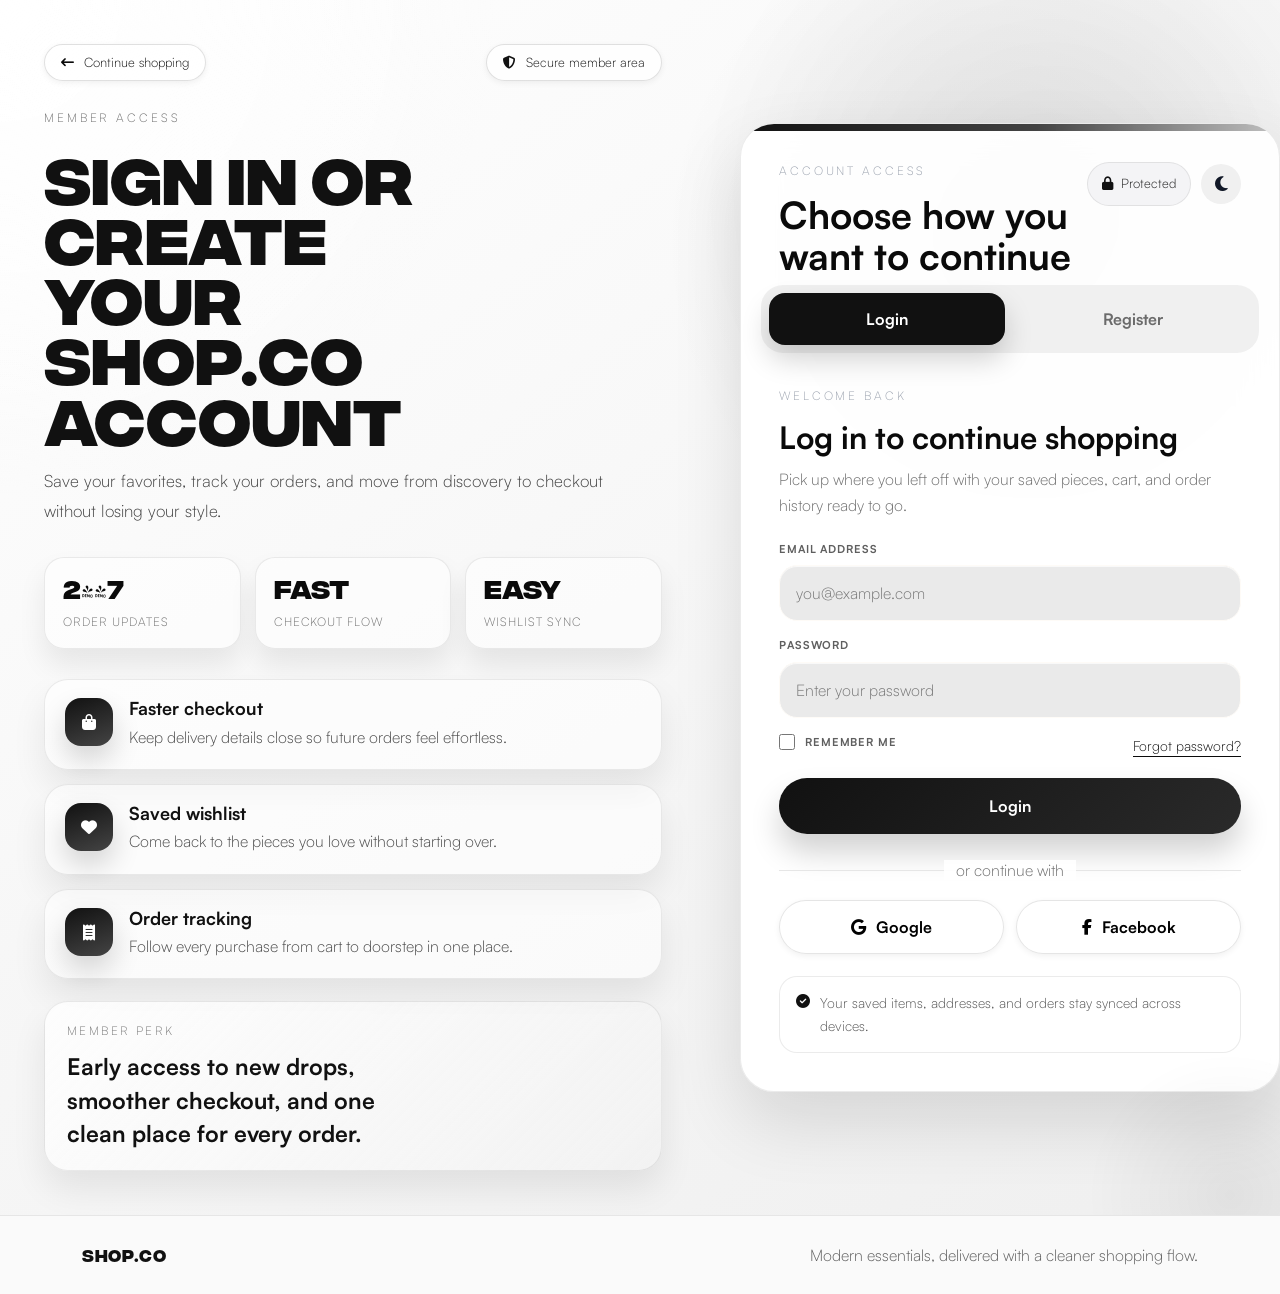
<file: pages/auth.html>
<!DOCTYPE html>
<html lang="en">

<head>
  <meta charset="UTF-8" />
  <meta name="viewport" content="width=device-width, initial-scale=1.0" />
  <title>Account | SHOP.CO</title>

  <link rel="stylesheet" href="https://cdnjs.cloudflare.com/ajax/libs/font-awesome/6.5.0/css/all.min.css" />
  <link href="https://cdn.jsdelivr.net/npm/bootstrap@5.3.3/dist/css/bootstrap.min.css" rel="stylesheet" />

  <link rel="stylesheet" href="../styles/base.css" />
  <link rel="stylesheet" href="../styles/auth.css" />

  <!-- THEME — runs before page paint to prevent flash of wrong theme -->
  <script>
    (function () {
      var saved = localStorage.getItem("shopco-theme");
      if (saved === "dark") {
        document.documentElement.setAttribute("data-theme", "dark");
      }
    })();
  </script>
</head>

<body>

  <main class="auth-page">
    <section class="auth-hero">
      <div class="container auth-shell">

        <!-- ══ LEFT PANEL — Intro ══ -->
        <div class="auth-intro">
          <div class="auth-topline">
            <a href="../index.html" class="auth-return-link">
              <i class="fa-solid fa-arrow-left-long"></i>
              Continue shopping
            </a>
            <span class="auth-status-pill">
              <i class="fa-solid fa-shield-halved"></i>
              Secure member area
            </span>
          </div>

          <p class="auth-eyebrow">Member Access</p>
          <h1 class="heading auth-title">SIGN IN OR CREATE YOUR SHOP.CO ACCOUNT</h1>
          <p class="auth-copy">
            Save your favorites, track your orders, and move from discovery to checkout without losing your style.
          </p>

          <div class="auth-metrics">
            <div class="auth-metric">
              <strong>24/7</strong>
              <span>Order updates</span>
            </div>
            <div class="auth-metric">
              <strong>Fast</strong>
              <span>Checkout flow</span>
            </div>
            <div class="auth-metric">
              <strong>Easy</strong>
              <span>Wishlist sync</span>
            </div>
          </div>

          <div class="auth-feature-list">
            <div class="auth-feature">
              <span class="auth-feature-icon"><i class="fa-solid fa-bag-shopping"></i></span>
              <div>
                <h2>Faster checkout</h2>
                <p>Keep delivery details close so future orders feel effortless.</p>
              </div>
            </div>
            <div class="auth-feature">
              <span class="auth-feature-icon"><i class="fa-solid fa-heart"></i></span>
              <div>
                <h2>Saved wishlist</h2>
                <p>Come back to the pieces you love without starting over.</p>
              </div>
            </div>
            <div class="auth-feature">
              <span class="auth-feature-icon"><i class="fa-solid fa-receipt"></i></span>
              <div>
                <h2>Order tracking</h2>
                <p>Follow every purchase from cart to doorstep in one place.</p>
              </div>
            </div>
          </div>

          <div class="auth-style-note">
            <p class="auth-style-kicker">Member Perk</p>
            <h2>Early access to new drops, smoother checkout, and one clean place for every order.</h2>
          </div>
        </div>

        <!-- ══ RIGHT PANEL — Forms ══ -->
        <section class="auth-panel" aria-label="Authentication forms">
          <div class="auth-panel-header">
            <div>
              <p class="form-kicker">Account access</p>
              <h2 class="auth-panel-title">Choose how you want to continue</h2>
            </div>

            <div style="display: flex; align-items: center; gap: 10px;">
              <span class="auth-panel-badge">
                <i class="fa-solid fa-lock"></i>
                Protected
              </span>

              <!-- ── THEME TOGGLE ── -->
              <button
                class="theme-toggle-btn"
                id="theme-toggle-btn"
                aria-label="Toggle dark mode"
                title="Toggle dark / light mode"
              >
                <i class="fa-solid fa-moon icon-moon"></i>
                <i class="fa-solid fa-sun icon-sun"></i>
              </button>
            </div>
          </div>

          <input class="auth-toggle" type="radio" name="auth-mode" id="login-tab" checked />
          <input class="auth-toggle" type="radio" name="auth-mode" id="register-tab" />

          <div class="auth-tab-controls">
            <label for="login-tab" class="auth-tab">Login</label>
            <label for="register-tab" class="auth-tab">Register</label>
          </div>

          <div class="auth-forms">
            <!-- Login Form -->
            <form class="auth-form auth-login-form">
              <p class="form-kicker">Welcome back</p>
              <h2>Log in to continue shopping</h2>
              <p class="auth-form-copy">
                Pick up where you left off with your saved pieces, cart, and order history ready to go.
              </p>

              <label for="login-email">Email address</label>
              <input id="login-email" type="email" placeholder="you@example.com" />

              <label for="login-password">Password</label>
              <input id="login-password" type="password" placeholder="Enter your password" />

              <div class="auth-form-row">
                <label class="checkbox-row" for="remember-me">
                  <input id="remember-me" type="checkbox" />
                  <span>Remember me</span>
                </label>
                <a href="#" class="text-link">Forgot password?</a>
              </div>

              <button type="submit" class="auth-btn">Login</button>

              <p class="auth-divider"><span>or continue with</span></p>

              <div class="social-buttons">
                <button type="button" class="social-btn">
                  <i class="fa-brands fa-google"></i>
                  Google
                </button>
                <button type="button" class="social-btn">
                  <i class="fa-brands fa-facebook-f"></i>
                  Facebook
                </button>
              </div>
            </form>

            <!-- Register Form -->
            <form class="auth-form auth-register-form">
              <p class="form-kicker">Join the club</p>
              <h2>Create a fresh account</h2>
              <p class="auth-form-copy">
                Make checkout faster and keep your favorite looks, delivery details, and order updates in one place.
              </p>

              <label for="register-name">Full name</label>
              <input id="register-name" type="text" placeholder="Enter your full name" />

              <label for="register-email">Email address</label>
              <input id="register-email" type="email" placeholder="you@example.com" />

              <label for="register-password">Password</label>
              <input id="register-password" type="password" placeholder="Create a secure password" />

              <label for="register-confirm">Confirm password</label>
              <input id="register-confirm" type="password" placeholder="Repeat your password" />

              <label class="checkbox-row" for="terms">
                <input id="terms" type="checkbox" />
                <span>I agree to the Terms and Privacy Policy.</span>
              </label>

              <button type="submit" class="auth-btn">Create account</button>

              <p class="register-note">
                Your first order starts with style, and your account keeps everything in sync.
              </p>
            </form>
          </div>

          <p class="auth-assurance">
            <i class="fa-solid fa-circle-check"></i>
            Your saved items, addresses, and orders stay synced across devices.
          </p>
        </section>

      </div>
    </section>
  </main>

  <footer class="auth-footer">
    <div class="container">
      <div class="auth-footer-inner">
        <p>SHOP.CO</p>
        <span>Modern essentials, delivered with a cleaner shopping flow.</span>
      </div>
    </div>
  </footer>

  <!-- ── SCRIPTS ── -->
  <script src="../js/theme.js"></script>
</body>

</html>
</file>
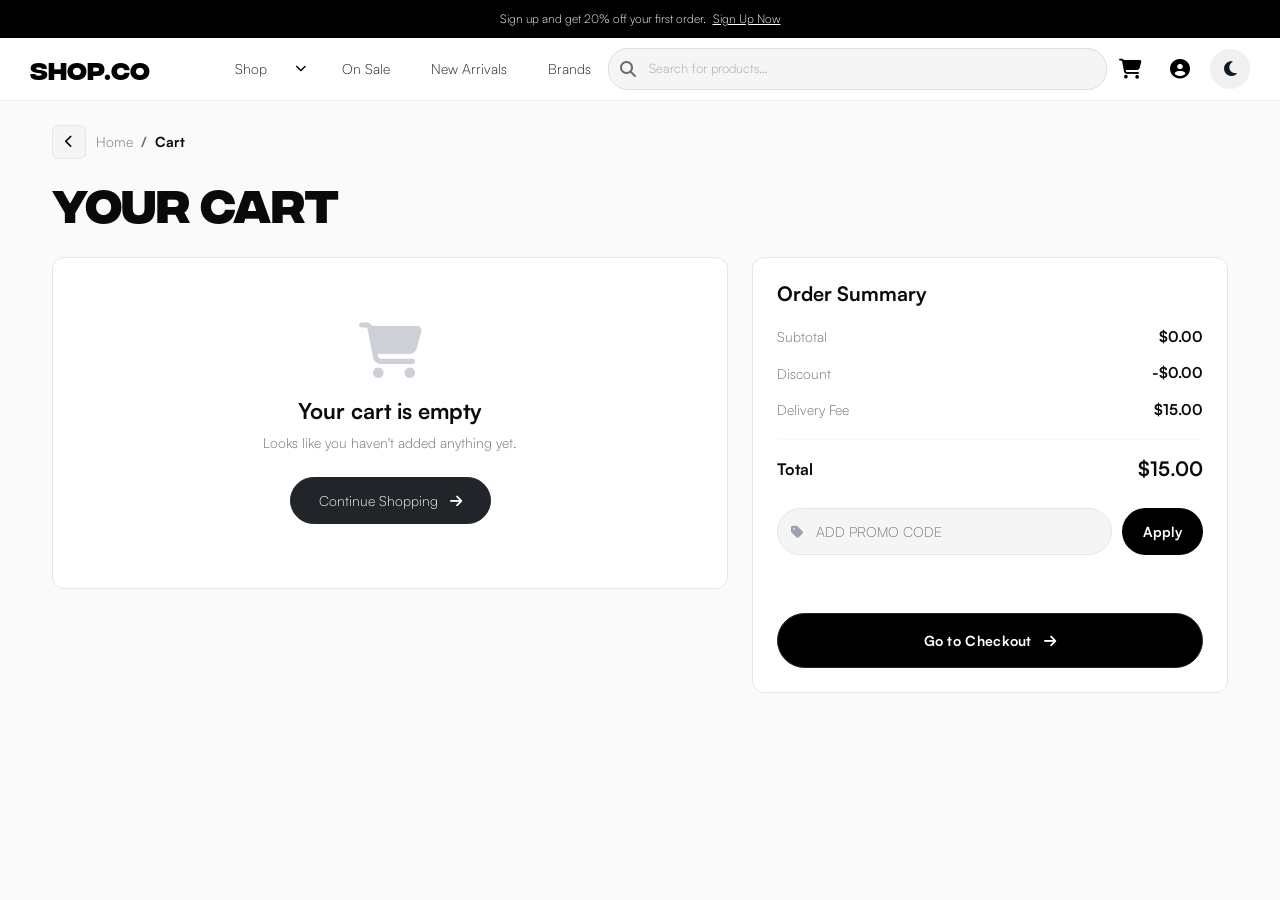
<file: pages/cart.html>
<!DOCTYPE html>
<html lang="en">

<head>
  <meta charset="UTF-8" />
  <meta name="viewport" content="width=device-width, initial-scale=1.0" />
  <title>Your Cart – SHOP.CO</title>

  <!-- Font Awesome -->
  <link rel="stylesheet" href="https://cdnjs.cloudflare.com/ajax/libs/font-awesome/6.5.0/css/all.min.css" />

  <!-- Bootstrap 5.3 CSS -->
  <link href="https://cdn.jsdelivr.net/npm/bootstrap@5.3.3/dist/css/bootstrap.min.css" rel="stylesheet" />

   <!-- BOOSTRAP OFFLINE CSS-->
  <link rel="stylesheet" href="../assets/bootstrap-5.3.8-dist/bootstrap-5.3.8-dist/css/bootstrap.min.css">

  <!-- BOOSTRAP OFFLINE JS-->
  <link rel="stylesheet" href="../assets/bootstrap-5.3.8-dist/bootstrap-5.3.8-dist/js/bootstrap.bundle.min.js">

  <!-- Project Base Styles -->
  <link rel="stylesheet" href="../styles/base.css" />
  <link rel="stylesheet" href="../styles/search.css" />

  <!-- Cart-specific Styles -->
  <link rel="stylesheet" href="../styles/cart.css" />
  <link rel="stylesheet" href="../styles/dark-overide.css" />
</head>

<body>

  <!-- ==============================
       TOP INFO BAR
  ================================ -->
  <div class="top-info">
    Sign up and get 20% off your first order.
    <a href="../pages/auth.html" style="color:#fff; text-decoration:underline; margin-left:4px;">Sign Up Now</a>
  </div>

  <!-- ==============================
       NAVBAR
  ================================ -->
  <nav>
    <button class="nav-toggle" aria-expanded="false" aria-label="Toggle navigation">
      <i class="fa-solid fa-bars"></i>
    </button>

    <div class="nav-left">
      <a href="../index.html" class="logo heading">SHOP.CO</a>
      <ul class="nav-menu mb-0">
        <li class="dropdown">
          <div class="dropdown-trigger">
            <a href="../pages/shop.html" class="dropdown-link">Shop</a>
            <button
              class="dropdown-toggle-btn"
              type="button"
              aria-expanded="false"
              aria-label="Toggle shop menu"
            >
              <i class="fa-solid fa-chevron-down dropdown-caret"></i>
            </button>
          </div>
          <ul class="dropdown-menu">
            <li><a href="#">Men</a></li>
            <li><a href="#">Women</a></li>
            <li><a href="#">Accessories</a></li>
            <li><a href="#">Shoes</a></li>
          </ul>
        </li>
        <li><a href="#">On Sale</a></li>
        <li><a href="#new-arrival">New Arrivals</a></li>
        <li><a href="#">Brands</a></li>
      </ul>
    </div>

    <div class="search-container">
      <input type="text" class="search-bar" placeholder="Search for products…" aria-label="Search" />
      <i class="fa-solid fa-magnifying-glass" aria-hidden="true"></i>

      <!-- Search Results Dropdown -->
      <div class="search-results-dropdown" id="search-results-dropdown">
        <ul class="search-results-list" id="search-results-list"></ul>
      </div>
    </div>

    <div class="nav-icons">
      <button class="search-icon-btn" aria-label="Search">
        <i class="fa-solid fa-magnifying-glass"></i>
      </button>

      <a href="../pages/cart.html" class="icon-btn cart-icon-wrapper" aria-label="View cart">
        <i class="fa-solid fa-cart-shopping"></i>
        <span class="cart-badge" id="cart-badge"></span>
      </a>

      <a href="../pages/auth.html" class="icon-btn">
        <i class="fa-solid fa-circle-user"></i>
      </a>

        <!-- ── THEME TOGGLE ── -->
          <button
            class="theme-toggle-btn"
            id="theme-toggle-btn"
            aria-label="Toggle dark mode"
            title="Toggle dark / light mode"
          >
            <!-- Moon shown in light mode -->
            <i class="fa-solid fa-moon icon-moon"></i>
            <!-- Sun shown in dark mode -->
            <i class="fa-solid fa-sun icon-sun"></i>
          </button>
    </div>
  </nav>


  <!-- ==============================
       MAIN CART PAGE
  ================================ -->
  <main class="cart-page">
    <div class="container cart-container">

      <!-- Breadcrumb -->
      <nav aria-label="breadcrumb" class="cart-breadcrumb">
        <!--
          The breadcrumb back chevron.
          Clicking it goes back one step in browser history.
        -->
        <button class="back-btn" onclick="history.back()" aria-label="Go back">
          <i class="fa-solid fa-chevron-left"></i>
        </button>
        <ol class="breadcrumb mb-0">
          <li class="breadcrumb-item"><a href="../index.html">Home</a></li>
          <li class="breadcrumb-item active" aria-current="page">Cart</li>
        </ol>
      </nav>

      <!-- Page Title -->
      <h1 class="heading cart-title">YOUR CART</h1>

      <!-- Two-column layout -->
      <div class="row g-4 cart-layout">

        <!-- ─────────────────────────────────────
             LEFT COLUMN: CART ITEMS
        ──────────────────────────────────────── -->
        <div class="col-12 col-lg-7">

          <!--
            EMPTY STATE — shown when cart is empty.
            JS toggles display between this and the items list.
          -->
          <div class="empty-cart-state" id="empty-cart-state">
            <i class="fa-solid fa-cart-shopping empty-cart-icon"></i>
            <h3>Your cart is empty</h3>
            <p>Looks like you haven't added anything yet.</p>
            <a href="../pages/shop.html" class="btn btn-dark btn-continue">
              Continue Shopping <i class="fa-solid fa-arrow-right ms-2"></i>
            </a>
          </div>

          <!--
            CART ITEMS WRAPPER — shown when cart has items.
            Each item is rendered by JS inside here.
            Using a bordered card that wraps all items (matches Image 2 style).
          -->
          <div class="cart-items-card" id="cart-items-card">
            <div class="cart-items-list" id="cart-items-list">
              <!-- JS renders <div class="cart-item"> elements here -->
            </div>
          </div>

        </div>


        <!-- ─────────────────────────────────────
             RIGHT COLUMN: ORDER SUMMARY
        ──────────────────────────────────────── -->
        <div class="col-12 col-lg-5">
          <div class="order-summary-card">

            <h2 class="summary-title">Order Summary</h2>

            <!-- Summary rows -->
            <div class="summary-rows">

              <div class="summary-row">
                <span class="summary-label">Subtotal</span>
                <!--
                  id="summary-subtotal" — JS targets this to update the number.
                  Same pattern for all dynamic values below.
                -->
                <span class="summary-value" id="summary-subtotal">$0.00</span>
              </div>

              <div class="summary-row">
                <span class="summary-label">
                  Discount
                  <!-- Badge shows the % only when a promo code is active -->
                  <span class="discount-badge" id="discount-badge" style="display:none"></span>
                </span>
                <!--
                  discount-value gets class "is-discount" (red color) when > $0.
                  Starts neutral. JS adds/removes the class.
                -->
                <span class="summary-value discount-value" id="summary-discount">-$0.00</span>
              </div>

              <div class="summary-row">
                <span class="summary-label">Delivery Fee</span>
                <span class="summary-value" id="summary-delivery">$15.00</span>
              </div>

              <!-- Divider above total -->
              <hr class="summary-divider" />

              <div class="summary-row summary-total-row">
                <span class="summary-label total-label">Total</span>
                <span class="summary-value total-value" id="summary-total">$0.00</span>
              </div>

            </div><!-- /summary-rows -->

            <!-- Promo Code Input -->
            <div class="promo-row">
              <!--
                Tag icon matches design.
                Input is type="text" with placeholder.
                The Apply button triggers applyPromoCode() in cart.js.
              -->
              <div class="promo-input-wrapper">
                <i class="fa-solid fa-tag promo-icon"></i>
                <input
                  type="text"
                  class="promo-input"
                  id="promo-input"
                  placeholder="Add promo code"
                  aria-label="Promo code"
                />
              </div>
              <button class="btn promo-apply-btn" id="promo-apply-btn" onclick="applyPromoCode()">
                Apply
              </button>
            </div>

            <!-- Promo feedback message (success/error) -->
            <p class="promo-message" id="promo-message"></p>

            <!-- Checkout Button -->
            <button class="btn btn-dark checkout-btn" onclick="goToCheckout()">
              Go to Checkout <i class="fa-solid fa-arrow-right ms-2"></i>
            </button>

          </div><!-- /order-summary-card -->
        </div><!-- /col summary -->

      </div><!-- /row -->
    </div><!-- /container -->
  </main>


  <!-- Bootstrap JS -->
  <script src="https://cdn.jsdelivr.net/npm/bootstrap@5.3.3/dist/js/bootstrap.bundle.min.js"></script>

  <!-- Cart JS (must be after DOM) -->
  <script src="../js/cart.js"></script>

  <!-- Shared navbar interactions -->
  <script src="../js/navbar.js"></script>

  <script src="../js/theme.js"></script>
  <script type="module" src="../js/search.js"></script>

</body>
</html>
</file>
<file: styles/base.css>
/* ============================================
   GLOBAL RESET & FONTS
   ============================================ */

* {
  margin: 0;
  padding: 0;
  text-decoration: none;
  box-sizing: border-box;
}

@font-face {
  font-family: "MyCustomFont";
  src: url("../assets/Fonts/Integral-CF-Font-Family/Fontspring-DEMO-integralcf-bold.otf")
    format("opentype");
  font-weight: bold;
  font-style: normal;
}

@font-face {
  font-family: "Satoshi";
  src: url("../assets/Fonts/satoshi/Satoshi-Light.otf") format("opentype");
}

@font-face {
  font-family: "SatoshiBold";
  src: url("../assets/Fonts/satoshi/Satoshi-Bold.otf") format("opentype");
}

/* ============================================
   CSS VARIABLES — LIGHT MODE (DEFAULT)
   ============================================ */

:root {
  /* ── Core ── */
  --color-black: #000000;
  --color-white: #ffffff;

  /* ── Text ── */
  --color-text-primary: #0a0a0a;
  --color-text-secondary: #6b6b6b;
  --color-text-muted: #9ca3af;

  /* ── Backgrounds ── */
  --color-bg-body: #fafafa;
  --color-bg-section: #f5f5f5;
  --color-bg-card: #ffffff;
  --color-bg-subtle: #f0f0f0;

  /* ── Borders ── */
  --color-border: #e6e6e6;
  --color-border-strong: #d1d1d1;

  /* ── Accents ── */
  --color-star: #ffc633;
  --color-accent-primary: #111827;
  --color-accent-secondary: #374151;

  /* ── Navbar ── */
  --color-nav-bg: #ffffff;
  --color-nav-border: #eeeeee;
  --color-nav-text: #000000;
  --color-nav-shadow: rgba(0, 0, 0, 0.06);
  --color-nav-link-hover-bg: rgba(15, 23, 42, 0.06);
  --color-nav-link-hover-border: rgba(15, 23, 42, 0.08);
  --color-nav-link-hover-shadow: rgba(15, 23, 42, 0.08);

  /* ── Top Info Bar ── */
  --color-topbar-bg: #000000;
  --color-topbar-text: #ffffff;

  /* ── Buttons ── */
  --color-btn-primary-bg: #111827;
  --color-btn-primary-text: #ffffff;
  --color-btn-primary-shadow: rgba(17, 24, 39, 0.18);
  --color-btn-outline-bg: transparent;
  --color-btn-outline-border: #e6e6e6;
  --color-btn-outline-text: #0a0a0a;

  /* ── Cards ── */
  --color-card-bg: #ffffff;
  --color-card-border: #e6e6e6;
  --color-card-shadow: rgba(0, 0, 0, 0.06);

  /* ── Inputs ── */
  --color-input-bg: rgba(234, 234, 234, 0.96);
  --color-input-border: #e6e6e6;
  --color-input-focus-border: #1a1a19;
  --color-input-focus-bg: #ffffff;
  --color-input-placeholder: #9ca3af;

  /* ── Footer ── */
  --color-footer-bg: #ffffff;
  --color-footer-border: #e6e6e6;
  --color-footer-text: #6b6b6b;
  --color-footer-heading: #0a0a0a;
  --color-footer-newsletter-bg: #0a0a0a;
  --color-footer-newsletter-text: #ffffff;

  /* ── Search ── */
  --color-search-bg: #f5f5f5;
  --color-search-border: #dddddd;
  --color-search-text: #0a0a0a;
  --color-search-results-bg: #ffffff;

  /* ── Hero ── */
  --color-hero-heading: #0a0a0a;
  --color-hero-text: #6b6b6b;
  --color-hero-stats-divider: #e6e6e6;

  /* ── Brands bar ── */
  --color-brands-bg: #f5f5f5;
  --color-brands-text: #0a0a0a;

  /* ── Sections ── */
  --color-section-title: #0a0a0a;

  /* ── Product Cards ── */
  --color-product-name: #0a0a0a;
  --color-product-price: #0a0a0a;
  --color-product-old-price: #9ca3af;
  --color-product-badge-bg: #f5f5f5;
  --color-product-badge-text: #6b6b6b;

  /* ── Reviews ── */
  --color-review-card-bg: #ffffff;
  --color-review-card-border: #e6e6e6;
  --color-review-name: #0a0a0a;
  --color-review-text: #6b6b6b;
  --color-hc-fade-left: linear-gradient(to right, #fafafa, transparent);
  --color-hc-fade-right: linear-gradient(to left, #fafafa, transparent);

  /* ── Browse Style Cards ── */
  --color-style-card-bg: #f5f5f5;
  --color-style-label: #0a0a0a;

  /* ── Overlay / Glass ── */
  --color-overlay: rgba(15, 23, 42, 0.28);
  --color-glass-bg: rgba(255, 255, 255, 0.94);
  --color-glass-border: rgba(15, 23, 42, 0.08);

  /* ── Theme Toggle ── */
  --color-toggle-bg: #f0f0f0;
  --color-toggle-icon: #111827;
  --color-toggle-hover-bg: #e0e0e0;

  /* ── Typography ── */
  --font-primary: "Satoshi", sans-serif;
  --font-primary-bold: "SatoshiBold", sans-serif;
  --font-size-xs: 10px;
  --font-size-sm: 14px;
  --font-size-md: 16px;
  --font-size-lg: 20px;
  --font-size-xl: 32px;
  --font-size-xxl: 45px;
  --font-weight-regular: 400;
  --font-weight-medium: 500;
  --font-weight-semibold: 600;
  --font-weight-bold: 700;

  /* ── Spacing ── */
  --space-xs: 5px;
  --space-sm: 8px;
  --space-md: 16px;
  --space-lg: 32px;
  --space-xl: 64px;

  /* ── Border Radius ── */
  --radius-sm: 6px;
  --radius-md: 12px;
  --radius-lg: 20px;
  --radius-xl: 62px;

  /* ── Shadows ── */
  --shadow-sm: 0 2px 6px rgba(0, 0, 0, 0.06);
  --shadow-md: 0 10px 30px rgba(0, 0, 0, 0.08);

  /* ── Misc ── */
  --container-width: 1200px;
  --transition: 0.3s ease;
  --primary: #e9e2e26d;
  --secondary: #000;
  --nav-height: 0px;
}

/* ============================================
   CSS VARIABLES — DARK MODE
   Pulled directly from the auth page palette
   ============================================ */

[data-theme="dark"] {
  /* ── Text ── */
  --color-text-primary: #f1f1f1;
  --color-text-secondary: rgba(255, 255, 255, 0.72);
  --color-text-muted: rgba(255, 255, 255, 0.45);

  /* ── Backgrounds ── */
  --color-bg-body: #0f172a;
  --color-bg-section: rgba(255, 255, 255, 0.03);
  --color-bg-card: rgba(255, 255, 255, 0.08);
  --color-bg-subtle: rgba(255, 255, 255, 0.06);

  /* ── Borders ── */
  --color-border: rgba(255, 255, 255, 0.1);
  --color-border-strong: rgba(255, 255, 255, 0.18);

  /* ── Accents ── */
  --color-accent-primary: #f1f1f1;
  --color-accent-secondary: rgba(255, 255, 255, 0.72);

  /* ── Navbar ── */
  --color-nav-bg: rgba(12, 12, 12, 0.24);
  --color-nav-border: rgba(255, 255, 255, 0.08);
  --color-nav-text: #f1f1f1;
  --color-nav-shadow: rgba(0, 0, 0, 0.28);
  --color-nav-link-hover-bg: rgba(255, 255, 255, 0.07);
  --color-nav-link-hover-border: rgba(255, 255, 255, 0.08);
  --color-nav-link-hover-shadow: rgba(0, 0, 0, 0.18);

  /* ── Top Info Bar ── */
  --color-topbar-bg: transparent;
  --color-topbar-text: #ffffff;

  /* ── Buttons ── */
  --color-btn-primary-bg: #f1f1f1;
  --color-btn-primary-text: #0f172a;
  --color-btn-primary-shadow: rgba(241, 241, 241, 0.12);
  --color-btn-outline-bg: rgba(255, 255, 255, 0.06);
  --color-btn-outline-border: rgba(255, 255, 255, 0.16);
  --color-btn-outline-text: #f1f1f1;

  /* ── Cards ── */
  --color-card-bg: rgba(255, 255, 255, 0.08);
  --color-card-border: rgba(255, 255, 255, 0.1);
  --color-card-shadow: rgba(0, 0, 0, 0.4);

  /* ── Inputs ── */
  --color-input-bg: rgba(255, 255, 255, 0.06);
  --color-input-border: rgba(255, 255, 255, 0.1);
  --color-input-focus-border: rgba(255, 255, 255, 0.4);
  --color-input-focus-bg: rgba(255, 255, 255, 0.1);
  --color-input-placeholder: rgba(255, 255, 255, 0.3);

  /* ── Footer ── */
  --color-footer-bg: #0a0f1e;
  --color-footer-border: rgba(255, 255, 255, 0.08);
  --color-footer-text: rgba(255, 255, 255, 0.6);
  --color-footer-heading: #f1f1f1;
  --color-footer-newsletter-bg: rgba(255, 255, 255, 0.06);
  --color-footer-newsletter-text: #f1f1f1;

  /* ── Search ── */
  --color-search-bg: rgba(255, 255, 255, 0.06);
  --color-search-border: rgba(255, 255, 255, 0.12);
  --color-search-text: #f1f1f1;
  --color-search-results-bg: #1a2235;

  /* ── Hero ── */
  --color-hero-heading: #f1f1f1;
  --color-hero-text: rgba(255, 255, 255, 0.72);
  --color-hero-stats-divider: rgba(255, 255, 255, 0.1);

  /* ── Brands bar ── */
  --color-brands-bg: rgba(255, 255, 255, 0.04);
  --color-brands-text: rgba(255, 255, 255, 0.72);

  /* ── Sections ── */
  --color-section-title: #f1f1f1;

  /* ── Product Cards ── */
  --color-product-name: #f1f1f1;
  --color-product-price: #f1f1f1;
  --color-product-old-price: rgba(255, 255, 255, 0.4);
  --color-product-badge-bg: rgba(255, 255, 255, 0.08);
  --color-product-badge-text: rgba(255, 255, 255, 0.72);

  /* ── Reviews ── */
  --color-review-card-bg: rgba(255, 255, 255, 0.08);
  --color-review-card-border: rgba(255, 255, 255, 0.1);
  --color-review-name: #f1f1f1;
  --color-review-text: rgba(255, 255, 255, 0.72);
  --color-hc-fade-left: linear-gradient(to right, #0f172a, transparent);
  --color-hc-fade-right: linear-gradient(to left, #0f172a, transparent);

  /* ── Browse Style Cards ── */
  --color-style-card-bg: rgba(255, 255, 255, 0.08);
  --color-style-label: #f1f1f1;

  /* ── Overlay / Glass ── */
  --color-overlay: rgba(0, 0, 0, 0.6);
  --color-glass-bg: rgba(255, 255, 255, 0.06);
  --color-glass-border: rgba(255, 255, 255, 0.1);

  /* ── Theme Toggle ── */
  --color-toggle-bg: rgba(255, 255, 255, 0.1);
  --color-toggle-icon: #f1f1f1;
  --color-toggle-hover-bg: rgba(255, 255, 255, 0.18);

  /* ── Legacy ── */
  --primary: #ffffff0f;
  --secondary: #f1f1f1;
}

/* ============================================
   BASE STYLES
   ============================================ */

html {
  transition:
    background-color 0.35s ease,
    color 0.35s ease;
}

body {
  background-color: var(--color-bg-body);
  color: var(--color-text-primary);
  font-size: var(--font-size-md);
  font-family: var(--font-primary);
  height: 100vh;
  width: 100%;
  overflow-x: hidden !important;
  transition:
    background-color 0.35s ease,
    color 0.35s ease;
}

/* ── Dark mode body — same gradient as auth page shell ── */
[data-theme="dark"] body {
  background:
    radial-gradient(
      circle at top left,
      rgba(255, 255, 255, 0.04),
      transparent 28%
    ),
    radial-gradient(
      circle at top right,
      rgba(255, 255, 255, 0.06),
      transparent 24%
    ),
    linear-gradient(160deg, #0f172a 0%, #111111 48%, #1e2535 100%);
  background-attachment: fixed;
  min-height: 100vh;
}

.heading {
  font-family: "MyCustomFont", sans-serif;
  font-weight: bold;
  font-size: var(--font-size-xxl);
  color: var(--color-text-primary);
  transition: color 0.35s ease;
}

a {
  text-decoration: none;
}
p {
  font-family: var(--font-primary);
}
img {
  max-width: 100%;
}
button {
  font-family: inherit;
  cursor: pointer;
  border: none;
}

/* ============================================
   TOP INFO BAR
   ============================================ */

.top-info {
  font-family: var(--font-primary);
  background-color: var(--color-topbar-bg);
  color: var(--color-topbar-text);
  text-align: center;
  padding: 10px;
  font-size: 12px;
  transition:
    background-color 0.35s ease,
    color 0.35s ease;
}

/* ============================================
   GLOBAL SMOOTH TRANSITIONS
   ============================================ */

.btn,
.load-more-btn,
.add-to-cart-btn,
.size-btn,
.qty-btn {
  transition: all 0.3s ease;
}

.review-card,
.product-card,
.thumbnail {
  transition:
    transform 0.3s ease,
    box-shadow 0.3s ease,
    background-color 0.35s ease,
    border-color 0.35s ease;
}

.tab-pane {
  transition: opacity 0.3s ease;
}

.tab-pane.active {
  animation: fadeIn 0.3s ease;
}

.filter-option {
  transition:
    background-color 0.2s ease,
    color 0.2s ease;
}

.product-breadcrumb .breadcrumb,
.cart-breadcrumb .breadcrumb,
.shop-breadcrumb .breadcrumb {
  align-items: center;
}

.product-breadcrumb .breadcrumb-item,
.cart-breadcrumb .breadcrumb-item,
.shop-breadcrumb .breadcrumb-item {
  display: inline-flex;
  align-items: center;
}

.product-breadcrumb .breadcrumb-item + .breadcrumb-item::before,
.cart-breadcrumb .breadcrumb-item + .breadcrumb-item::before,
.shop-breadcrumb .breadcrumb-item + .breadcrumb-item::before {
  float: none;
  display: inline-flex;
  align-items: center;
  line-height: 1;
  vertical-align: middle;
}

.reviews-count {
  transition: color 0.3s ease;
}

.qty-display {
  transition: transform 0.2s ease;
}

@keyframes bounce {
  0%,
  100% {
    transform: scale(1);
  }
  50% {
    transform: scale(1.2);
  }
}

.qty-display.updated {
  animation: bounce 0.3s ease;
}

/* ============================================
   NAVIGATION BAR
   ============================================ */

body > nav {
  display: flex;
  align-items: center;
  justify-content: space-between;
  padding: 10px 30px;
  background-color: var(--color-nav-bg);
  border-bottom: 1px solid var(--color-nav-border);
  font-family: var(--font-primary);
  position: sticky;
  right: 0;
  left: 0;
  top: 0;
  z-index: 1000;
  isolation: isolate;
  backdrop-filter: blur(14px);
  transition:
    background-color 0.35s ease,
    box-shadow 0.35s ease,
    border-color 0.35s ease;
}

body.nav-fixed {
  padding-top: var(--nav-height);
}

body > nav.nav-fixed {
  position: fixed;
  top: 0;
  right: 0;
  left: 0;
}

.nav-left {
  display: flex;
  align-items: center;
  gap: 40px;
}

.logo {
  font-size: 24px;
  font-weight: 800;
  color: var(--color-nav-text);
  text-decoration: none;
  transition: color 0.35s ease;
}

.nav-menu {
  display: flex;
  align-items: center;
  list-style: none;
  gap: 15px;
}

.nav-menu a {
  display: inline-flex;
  align-items: center;
  text-decoration: none;
  color: var(--color-nav-text);
  opacity: 0.9;
  font-size: 14px;
  cursor: pointer;
  padding: 8px 12px;
  border: 1px solid transparent;
  border-radius: 999px;
  transition:
    color 0.35s ease,
    opacity 0.2s ease,
    background-color 0.28s ease,
    border-color 0.28s ease,
    box-shadow 0.28s ease,
    transform 0.22s ease;
}

.nav-menu a:hover,
.nav-menu a:focus-visible {
  opacity: 1;
  background: var(--color-nav-link-hover-bg);
  border-color: var(--color-nav-link-hover-border);
  box-shadow: 0 8px 20px var(--color-nav-link-hover-shadow);
  transform: translateY(-1px);
}

.search-container {
  position: relative;
  display: flex;
  align-items: center;
  gap: 8px;
}

.search-icon-btn {
  display: none;
  background: none;
  border: none;
  width: 40px;
  height: 40px;
  padding: 0;
  cursor: pointer;
  color: var(--color-text-secondary);
  font-size: 18px;
  align-items: center;
  justify-content: center;
  flex-shrink: 0;
  transition: color 0.35s ease;
}

.search-icon-btn:hover {
  color: var(--color-text-primary);
}

.search-container i {
  position: absolute;
  left: 12px;
  color: var(--color-text-secondary);
  pointer-events: none;
  display: block;
  font-size: 16px;
  transition: color 0.35s ease;
}

.search-bar {
  flex: 1;
  max-width: 600px;
  padding: 10px 300px;
  padding-left: 40px;
  border: 1px solid var(--color-search-border);
  border-radius: 20px;
  font-size: 13px;
  outline: none;
  background-color: var(--color-search-bg);
  color: var(--color-search-text);
  transition:
    background-color 0.35s ease,
    border-color 0.35s ease,
    color 0.35s ease;
}

.search-bar::placeholder {
  color: var(--color-input-placeholder);
}

.nav-icons {
  display: flex;
  gap: 10px;
  align-items: center;
}

.icon-btn {
  display: inline-flex;
  align-items: center;
  justify-content: center;
  width: 40px;
  height: 40px;
  padding: 0;
  background: none;
  border: none;
  font-size: 20px;
  line-height: 1;
  cursor: pointer;
  color: var(--color-nav-text);
  flex-shrink: 0;
  transition: color 0.35s ease;
}

/* ============================================
   THEME TOGGLE BUTTON
   ============================================ */

.theme-toggle-btn {
  display: inline-flex;
  align-items: center;
  justify-content: center;
  width: 40px;
  height: 40px;
  padding: 0;
  border: none;
  border-radius: 50%;
  background-color: var(--color-toggle-bg);
  color: var(--color-toggle-icon);
  font-size: 17px;
  cursor: pointer;
  flex-shrink: 0;
  transition:
    background-color 0.35s ease,
    color 0.35s ease,
    transform 0.3s ease,
    box-shadow 0.3s ease;
}

.theme-toggle-btn:hover {
  background-color: var(--color-toggle-hover-bg);
  transform: rotate(20deg) scale(1.08);
  box-shadow: 0 4px 14px var(--color-card-shadow);
}

/* Moon in light mode → Sun in dark mode */
.theme-toggle-btn .icon-sun {
  display: none;
}
.theme-toggle-btn .icon-moon {
  display: block;
}

[data-theme="dark"] .theme-toggle-btn .icon-sun {
  display: block;
}
[data-theme="dark"] .theme-toggle-btn .icon-moon {
  display: none;
}

/* ============================================
   NAVBAR DROPDOWN
   ============================================ */

body > nav .dropdown {
  position: relative;
}

body > nav .dropdown-trigger {
  display: flex;
  align-items: center;
  gap: 6px;
  background: transparent;
}

body > nav .dropdown-link {
  display: inline-flex;
  align-items: center;
}

body > nav .dropdown-toggle-btn {
  display: inline-flex;
  align-items: center;
  justify-content: center;
  width: 28px;
  height: 28px;
  padding: 0;
  background: transparent;
  border: none;
  border-radius: 999px;
  color: var(--color-nav-text);
  flex-shrink: 0;
  transition:
    background-color 0.22s ease,
    color 0.22s ease,
    transform 0.22s ease;
}

body > nav .dropdown-toggle-btn:hover,
body > nav .dropdown-toggle-btn:focus-visible {
  background: var(--color-bg-subtle);
}

body > nav .dropdown-menu {
  position: absolute;
  top: calc(100% + 12px);
  left: 0;
  min-width: 210px;
  background: var(--color-nav-bg);
  list-style: none;
  padding: 10px 0;
  margin: 0;
  border: 1px solid var(--color-glass-border);
  border-radius: 16px;
  box-shadow: var(--shadow-md);
  opacity: 0;
  visibility: hidden;
  pointer-events: none;
  transform: translateY(8px);
  transition:
    opacity 0.24s ease,
    transform 0.28s ease,
    visibility 0.24s ease,
    background-color 0.35s ease;
  display: block;
}

body > nav .dropdown-menu li {
  padding: 0;
  white-space: nowrap;
}

body > nav .dropdown-menu li a {
  text-decoration: none;
  display: block;
  padding: 10px 18px;
  color: var(--color-text-primary);
  transition:
    color 0.2s ease,
    background-color 0.2s ease;
}

body > nav .dropdown-menu li a:hover {
  background-color: var(--color-bg-subtle);
}

body > nav .dropdown-caret {
  font-size: 0.7rem;
  transition: transform 0.2s ease;
}

body > nav .dropdown.is-open .dropdown-menu {
  opacity: 1;
  visibility: visible;
  pointer-events: auto;
  transform: translateY(0);
}

body > nav .dropdown.is-open .dropdown-caret {
  transform: rotate(180deg);
}

.nav-toggle {
  display: none;
  background: none;
  border: none;
  font-size: 22px;
  cursor: pointer;
  color: var(--color-nav-text);
  transition:
    background-color 0.28s ease,
    color 0.28s ease,
    box-shadow 0.28s ease,
    transform 0.28s ease;
}

.nav-toggle i {
  transition:
    transform 0.32s ease,
    opacity 0.24s ease;
}

.cart-icon-wrapper {
  position: relative;
  display: inline-flex;
  align-items: center;
  justify-content: center;
  color: var(--color-nav-text);
  transition: color 0.35s ease;
}

.cart-badge {
  display: none;
  position: absolute;
  top: -2px;
  right: -2px;
  background: #e53e3e;
  color: #fff;
  font-size: 10px;
  font-family: var(--font-primary-bold);
  min-width: 18px;
  height: 18px;
  border-radius: 50%;
  border: 2px solid var(--color-nav-bg);
  align-items: center;
  justify-content: center;
  padding: 0 4px;
  line-height: 1;
  pointer-events: none;
  transition: border-color 0.35s ease;
}

.cart-badge.visible {
  display: flex;
}

.nav-overlay {
  position: fixed;
  inset: 0;
  background: var(--color-overlay);
  backdrop-filter: blur(6px);
  opacity: 0;
  visibility: hidden;
  pointer-events: none;
  transition:
    opacity 0.28s ease,
    visibility 0.28s ease;
  z-index: 990;
}

.nav-overlay.is-visible {
  opacity: 1;
  visibility: visible;
  pointer-events: auto;
}

/* ============================================
 POPUP OVERLAY 
    ============================================ */

.popup-overlay {
  position: fixed;
  inset: 0;
  background: rgba(0, 0, 0, 0.65);
  display: flex;
  align-items: center;
  justify-content: center;
  z-index: 9999;
  padding: 16px;
}

/* Popup box */
.popup-box {
  position: relative;
  top: 20px;
  max-width: 60%;
  width: 100%;
  border-radius: 15px;
  overflow: hidden;
  box-shadow: 0 20px 60px rgba(0, 0, 0, 0.5);
  animation: popIn 0.3s ease;
}

/* Sale image */
.popup-box img {
  width: 100%;
  height: auto;
  display: block;
}

/* Close button */
.popup-close {
  position: absolute;
  top: 10px;
  right: 10px;
  background: rgba(0, 0, 0, 0.6);
  color: #ffffffc9;
  border: none;
  border-radius: 50%;
  width: 34px;
  height: 34px;
  font-size: 18px;
  cursor: pointer;
  display: flex;
  align-items: center;
  justify-content: center;
  line-height: 1;
  transition: background 0.2s;
}

.popup-close:hover {
  background: rgba(0, 0, 0, 0.9);
}

/* Pop-in animation */
@keyframes popIn {
  from {
    transform: scale(0.85);
    opacity: 0;
  }
  to {
    transform: scale(1);
    opacity: 1;
  }
}

/* Hide class */
.hidden {
  display: none !important;
}

/* Scroll lock class - prevents scrolling on both html and body */
html.no-scroll,
body.no-scroll {
  overflow: hidden;
}

/* ============================================
    RESPONSIVE NAVBAR
    ============================================ */

@media (max-width: 1150px) {
  body > nav {
    padding: 10px 20px;
  }

  .nav-toggle {
    display: inline-flex;
    align-items: center;
    justify-content: center;
    color: var(--color-nav-text);
    margin-right: 12px;
    flex-shrink: 0;
    width: 42px;
    height: 42px;
    border-radius: 14px;
    background: var(--color-bg-subtle);
  }

  .nav-menu {
    position: absolute;
    top: 100%;
    left: 0;
    right: 0;
    place-items: start;
    flex-direction: column;
    gap: 10px;
    padding: 16px 18px 22px;
    margin: 0;
    background: var(--color-nav-bg);
    border-bottom: 1px solid var(--color-nav-border);
    border-radius: 0 0 24px 24px;
    box-shadow: 0 24px 48px var(--color-card-shadow);
    backdrop-filter: blur(14px);
    opacity: 0;
    visibility: hidden;
    pointer-events: none;
    transform: translateY(-14px) scale(0.98);
    transition:
      opacity 0.28s ease,
      transform 0.34s cubic-bezier(0.22, 1, 0.36, 1),
      visibility 0.28s ease;
    z-index: 1002;
  }

  body > nav.nav-open {
    border-bottom-color: transparent;
    box-shadow: 0 10px 24px var(--color-card-shadow);
  }

  body > nav.nav-open .nav-toggle {
    background: var(--color-accent-primary);
    color: var(--color-bg-body);
    box-shadow: 0 12px 24px var(--color-card-shadow);
    transform: rotate(90deg);
  }

  body > nav.nav-open .nav-toggle i {
    transform: scale(0.94);
  }

  body > nav.nav-open .nav-menu {
    display: flex;
    position: absolute;
    opacity: 1;
    visibility: visible;
    pointer-events: auto;
    transform: translateY(0) scale(1);
  }

  body > nav.nav-open .nav-menu li {
    display: block;
    padding: 0;
    border-radius: 16px;
  }

  body > nav.nav-open .nav-menu a {
    display: flex;
    align-items: center;
    justify-content: space-between;
    gap: 14px;
    padding: 13px 14px;
    border-radius: 16px;
    background: transparent;
    transition:
      background-color 0.24s ease,
      color 0.24s ease,
      transform 0.24s ease;
  }

  body > nav.nav-open .nav-menu a:hover,
  body > nav.nav-open .nav-menu a:focus-visible {
    background: var(--color-nav-link-hover-bg);
    border-color: var(--color-nav-link-hover-border);
    color: var(--color-nav-text);
    box-shadow: 0 10px 24px var(--color-nav-link-hover-shadow);
    opacity: 1;
    transform: translateX(4px);
  }

  body > nav.nav-open .nav-menu .dropdown {
    display: block;
  }

  body > nav.nav-open .dropdown-trigger {
    display: inline-flex;
    width: auto;
    gap: 6px;
    align-items: center;
  }

  body > nav.nav-open .dropdown-toggle-btn {
    width: 28px;
    height: 28px;
    border-radius: 999px;
    background: transparent;
  }

  body > nav.nav-open .nav-menu .dropdown-menu {
    position: static;
    min-width: 0;
    box-shadow: none;
    padding: 0;
    margin: 0;
    border: none;
    border-radius: 0;
    background: transparent;
    max-height: 0;
    overflow: hidden;
    opacity: 0;
    visibility: hidden;
    pointer-events: none;
    transform: none;
    transition:
      max-height 0.3s ease,
      opacity 0.24s ease,
      margin-top 0.24s ease;
  }

  body > nav.nav-open .nav-menu .dropdown-menu li {
    border-radius: 0;
  }

  body > nav.nav-open .nav-menu .dropdown.is-open .dropdown-menu {
    max-height: 240px;
    padding: 6px 0 0 14px;
    margin-left: 12px;
    margin-top: -2px;
    border-left: 1px solid var(--color-border);
    opacity: 1;
    visibility: visible;
    pointer-events: auto;
  }

  body > nav.nav-open .nav-menu .dropdown-menu a {
    padding: 10px 12px;
    border-radius: 14px;
    background: transparent;
    color: var(--color-text-secondary);
  }

  body > nav.nav-open .nav-menu .dropdown-menu a:hover,
  body > nav.nav-open .nav-menu .dropdown-menu a:focus-visible {
    background: var(--color-bg-subtle);
    color: var(--color-text-primary);
    transform: translateX(3px);
  }

  body > nav.nav-open .dropdown-link {
    width: auto;
    min-width: 0;
    padding: 13px 0;
  }

  body > nav.nav-open .search-bar,
  body > nav.nav-open .search-container,
  body > nav.nav-open .search-icon-btn {
    display: none !important;
  }

  .nav-icons {
    gap: 6px;
  }

  .theme-toggle-btn {
    width: 36px;
    height: 36px;
    font-size: 15px;
  }
}

@media (max-width: 874px) {
  .search-bar {
    max-width: 400px;
  }
}

@media (max-width: 759px) {
  body > nav {
    padding: 10px 5px;
  }

  .nav-left {
    gap: 12px;
    flex: 1;
    min-width: 0;
  }
  .logo {
    font-size: 21px;
  }
  .search-bar {
    display: none;
  }

  .search-icon-btn {
    display: inline-flex;
    color: var(--color-nav-text);
  }

  .search-container {
    display: flex;
    position: absolute;
    top: 100%;
    left: 0;
    right: 0;
    flex-direction: column;
    background: var(--color-nav-bg);
    border-bottom: 1px solid var(--color-nav-border);
    box-shadow: var(--shadow-sm);
    padding: 12px 18px;
    gap: 0;
    z-index: 999;
    opacity: 0;
    visibility: hidden;
    pointer-events: none;
    transform: translateY(-12px);
    transition:
      opacity 0.28s ease,
      transform 0.28s ease,
      visibility 0.28s ease;
  }

  .search-container i {
    display: none;
  }

  .search-container.search-open {
    width: auto;
    opacity: 1;
    visibility: visible;
    pointer-events: auto;
    transform: translateY(0);
  }

  .search-container.search-open .search-bar {
    display: block;
    width: 100%;
    max-width: 100%;
    min-height: 42px;
    padding: 10px 14px 10px 44px;
    margin: 0;
    animation: mobileSearchFieldIn 0.28s ease;
  }

  .search-container.search-open .search-icon-btn {
    display: none;
  }

  .search-container.search-open i {
    display: block;
    position: absolute;
    left: 32px;
    top: 50%;
    transform: translateY(-50%);
    font-size: 14px;
  }

  .search-container.search-open .search-results-dropdown {
    left: 18px;
    right: 18px;
    top: calc(100% - 4px);
    border-radius: 0 0 20px 20px;
  }

  @keyframes mobileSearchFieldIn {
    from {
      opacity: 0;
      transform: translateY(-8px);
    }
    to {
      opacity: 1;
      transform: translateY(0);
    }
  }
}
</file>
<file: styles/auth.css>
.auth-page {
  position: relative;
  min-height: 100vh;
  overflow: hidden;
  background:
    radial-gradient(circle at top left, rgba(0, 0, 0, 0.06), transparent 28%),
    radial-gradient(circle at top right, rgba(0, 0, 0, 0.05), transparent 24%),
    linear-gradient(180deg, #f7f7f7 0%, #fbfbfb 45%, #f0f0f0 100%);
}

.auth-page::before,
.auth-page::after {
  content: "";
  position: absolute;
  border-radius: 50%;
  pointer-events: none;
}

.auth-page::before {
  width: 420px;
  height: 420px;
  top: -160px;
  right: -120px;
  background: radial-gradient(circle, rgba(0, 0, 0, 0.12), transparent 72%);
}

.auth-page::after {
  width: 360px;
  height: 360px;
  left: -120px;
  bottom: 40px;
  background: radial-gradient(circle, rgba(0, 0, 0, 0.06), transparent 72%);
}

.auth-hero {
  position: relative;
  z-index: 1;
}

.auth-shell {
  position: relative;
  width: 100%;
  max-width: none;
  margin: 0;
  min-height: 100vh;
  display: grid;
  grid-template-columns: minmax(0, 1.08fr) minmax(340px, 540px);
  gap: 34px;
  align-items: center;
  padding: 0;
  border-radius: 0;
  background: linear-gradient(145deg, #0f172a 0%, #111111 48%, #545861 100%);
  overflow: hidden;
}

.auth-shell::before,
.auth-shell::after {
  content: "";
  position: absolute;
  pointer-events: none;
}

.auth-shell::before {
  inset: 0;
  background:
    radial-gradient(circle at top left, rgba(255, 255, 255, 0.16), transparent 26%),
    radial-gradient(circle at 80% 18%, rgba(0, 0, 0, 0.08), transparent 24%);
}

.auth-shell::after {
  width: 280px;
  height: 280px;
  right: -90px;
  bottom: -120px;
  border-radius: 50%;
  background: radial-gradient(circle, rgba(255, 255, 255, 0.18), transparent 72%);
}

.auth-intro {
  position: relative;
  padding: clamp(28px, 4vw, 44px);
  background: transparent;
  color: var(--color-white);
  overflow: visible;
  box-shadow: none;
  animation: authIntroIn 0.75s cubic-bezier(0.22, 1, 0.36, 1) both;
}

.auth-intro::before,
.auth-intro::after {
  content: none;
  position: absolute;
  pointer-events: none;
}

.auth-intro::before {
  inset: 0;
  background:
    radial-gradient(circle at top left, rgba(255, 255, 255, 0.16), transparent 26%),
    radial-gradient(circle at 80% 18%, rgba(0, 0, 0, 0.08), transparent 24%);
}

.auth-intro::after {
  width: 220px;
  height: 220px;
  right: -70px;
  bottom: -90px;
  border-radius: 50%;
  background: radial-gradient(circle, rgba(255, 255, 255, 0.18), transparent 72%);
}

.auth-topline,
.auth-metrics,
.auth-feature-list,
.auth-style-note,
.auth-eyebrow,
.auth-title,
.auth-copy {
  position: relative;
  z-index: 1;
}

.auth-topline {
  display: flex;
  justify-content: space-between;
  align-items: center;
  gap: 14px;
  flex-wrap: wrap;
  margin-bottom: 28px;
}

.auth-return-link,
.auth-status-pill {
  display: inline-flex;
  align-items: center;
  gap: 10px;
  padding: 11px 16px;
  border-radius: 999px;
  font-size: 13px;
  line-height: 1;
}

.auth-return-link {
  color: var(--color-white);
  border: 1px solid rgba(255, 255, 255, 0.16);
  background: rgba(255, 255, 255, 0.08);
  box-shadow: var(--shadow-sm);
  transition:
    background-color var(--transition),
    transform var(--transition);
}

.auth-return-link:hover {
  color: var(--color-white);
  background: rgba(255, 255, 255, 0.14);
  transform: translateX(-2px);
}

.auth-status-pill {
  color: #f8fafc;
  border: 1px solid rgba(255, 255, 255, 0.12);
  background: rgba(255, 255, 255, 0.08);
  box-shadow: var(--shadow-sm);
}

.auth-eyebrow,
.form-kicker {
  text-transform: uppercase;
  letter-spacing: 0.24em;
  font-size: 12px;
}

.auth-eyebrow {
  color: rgba(255, 255, 255, 0.72);
  margin-bottom: 18px;
}

.form-kicker {
  color: var(--color-text-muted);
  margin-bottom: 14px;
}

.auth-title {
  color: var(--color-white);
  font-size: clamp(2.7rem, 5vw, 4.8rem);
  line-height: 0.94;
  max-width: 10ch;
  margin-bottom: 20px;
}

.auth-copy {
  max-width: 54ch;
  color: rgba(255, 255, 255, 0.78);
  font-size: 17px;
  line-height: 1.8;
}

.auth-metrics {
  display: grid;
  grid-template-columns: repeat(3, minmax(0, 1fr));
  gap: 14px;
  margin: 30px 0;
}

.auth-metric {
  padding: 16px 18px;
  border-radius: 20px;
  background: rgba(255, 255, 255, 0.08);
  border: 1px solid rgba(255, 255, 255, 0.1);
  backdrop-filter: blur(10px);
  box-shadow: var(--shadow-sm);
}

.auth-metric strong {
  display: block;
  font-family: "MyCustomFont", sans-serif;
  font-size: 26px;
  line-height: 1;
  margin-bottom: 8px;
}

.auth-metric span {
  color: rgba(255, 255, 255, 0.72);
  font-size: 12px;
  letter-spacing: 0.08em;
  text-transform: uppercase;
}

.auth-feature-list {
  display: grid;
  gap: 14px;
}

.auth-feature {
  display: flex;
  gap: 16px;
  padding: 18px 18px 18px 20px;
  background: rgba(255, 255, 255, 0.09);
  border: 1px solid rgba(255, 255, 255, 0.1);
  border-radius: 24px;
  backdrop-filter: blur(12px);
  box-shadow: var(--shadow-sm);
  animation: authFloatIn 0.65s ease both;
}

.auth-feature:nth-child(2) {
  animation-delay: 0.08s;
}

.auth-feature:nth-child(3) {
  animation-delay: 0.16s;
}

.auth-feature-icon {
  width: 48px;
  height: 48px;
  border-radius: 16px;
  background: linear-gradient(160deg, #ffffff 0%, #d6d6d6 100%);
  color: #111111;
  display: inline-flex;
  align-items: center;
  justify-content: center;
  flex-shrink: 0;
  box-shadow: 0 12px 24px rgba(0, 0, 0, 0.14);
}

.auth-feature h2 {
  font-family: var(--font-primary-bold);
  font-size: 18px;
  color: var(--color-white);
  margin-bottom: 4px;
}

.auth-feature p {
  color: rgba(255, 255, 255, 0.72);
  line-height: 1.7;
  margin-bottom: 0;
}

.auth-style-note {
  margin-top: 22px;
  padding: 20px 22px;
  border-radius: 24px;
  background: linear-gradient(135deg, rgba(255, 255, 255, 0.12), rgba(255, 255, 255, 0.04));
  border: 1px solid rgba(255, 255, 255, 0.14);
  box-shadow: var(--shadow-sm);
}

.auth-style-kicker {
  font-size: 12px;
  text-transform: uppercase;
  letter-spacing: 0.2em;
  color: rgba(255, 255, 255, 0.64);
  margin-bottom: 10px;
}

.auth-style-note h2 {
  margin: 0;
  color: var(--color-white);
  font-family: var(--font-primary-bold);
  font-size: 23px;
  line-height: 1.45;
  max-width: 22ch;
}

.auth-panel {
  position: relative;
  background: rgba(255, 255, 255, 0.94);
  border: 1px solid rgba(0, 0, 0, 0.08);
  border-radius: 34px;
  padding: 20px;
  box-shadow: 0 30px 70px rgba(0, 0, 0, 0.12);
  overflow: hidden;
  backdrop-filter: blur(18px);
  animation: authPanelIn 0.75s cubic-bezier(0.22, 1, 0.36, 1) both;
}

.auth-panel::before {
  content: "";
  position: absolute;
  inset: 0 0 auto;
  height: 7px;
  background: linear-gradient(90deg, #111111 0%, #434343 55%, rgba(148, 148, 148, 0.58) 100%);
}

.auth-panel-header {
  display: flex;
  justify-content: space-between;
  align-items: flex-start;
  gap: 16px;
  padding: 18px 18px 8px;
}

.auth-panel-title {
  margin: 0;
  font-family: var(--font-primary-bold);
  font-size: clamp(1.8rem, 3vw, 2.35rem);
  line-height: 1.1;
  max-width: 12ch;
}

.auth-panel-badge {
  display: inline-flex;
  align-items: center;
  gap: 8px;
  padding: 11px 14px;
  border-radius: 999px;
  border: 1px solid rgba(0, 0, 0, 0.08);
  background: rgba(243, 244, 246, 0.92);
  color: #111111;
  font-size: 13px;
  white-space: nowrap;
}

.auth-toggle {
  position: absolute;
  opacity: 0;
  pointer-events: none;
}

.auth-tab-controls {
  display: grid;
  grid-template-columns: 1fr 1fr;
  gap: 10px;
  padding: 8px;
  margin-bottom: 18px;
  background: rgba(235, 235, 235, 0.758);
  border-radius: 22px;
}

.auth-tab {
  text-align: center;
  padding: 14px 18px;
  border-radius: 16px;
  font-family: var(--font-primary-bold);
  cursor: pointer;
  color: var(--color-text-secondary);
  transition: all var(--transition);
}

#login-tab:checked ~ .auth-tab-controls label[for="login-tab"],
#register-tab:checked ~ .auth-tab-controls label[for="register-tab"] {
  background: #111111;
  color: var(--color-white);
  box-shadow: 0 14px 28px rgba(0, 0, 0, 0.18);
}

.auth-forms {
  position: relative;
}

.auth-form {
  display: none;
  animation: authFade 0.35s ease;
  padding: 16px 18px 10px;
}

#login-tab:checked ~ .auth-forms .auth-login-form,
#register-tab:checked ~ .auth-forms .auth-register-form {
  display: block;
}

.auth-form h2 {
  font-family: var(--font-primary-bold);
  font-size: 31px;
  margin-bottom: 10px;
}

.auth-form-copy {
  color: var(--color-text-secondary);
  line-height: 1.65;
  margin-bottom: 22px;
}

.auth-form label {
  display: block;
  margin-bottom: 8px;
  font-size: 11px;
  font-family: var(--font-primary-bold);
  letter-spacing: 0.08em;
  text-transform: uppercase;
  color: #5f5f5f;
}

.auth-form input[type="email"],
.auth-form input[type="password"],
.auth-form input[type="text"] {
  width: 100%;
  border: 1px solid #fefbf7;
  background: rgba(234, 234, 234, 0.96);
  border-radius: 18px;
  padding: 15px 16px;
  margin-bottom: 16px;
  outline: none;
  box-shadow: inset 0 1px 0 rgba(255, 255, 255, 0.7);
  transition:
    border-color var(--transition),
    background var(--transition),
    transform var(--transition),
    box-shadow var(--transition);
}

.auth-form input:focus {
  border-color: #1a1a19;
  background: var(--color-white);
  transform: translateY(-1px);
  box-shadow: 0 0 0 4px rgba(155, 154, 153, 0.14);
}

.auth-form-row {
  display: flex;
  justify-content: space-between;
  align-items: center;
  gap: 16px;
  margin-bottom: 20px;
}

.checkbox-row {
  display: inline-flex !important;
  align-items: center;
  gap: 10px;
  color: var(--color-text-secondary);
  margin-bottom: 0;
}

.checkbox-row input {
  width: 16px;
  height: 16px;
  accent-color: #111111;
}

.text-link {
  color: var(--color-text-primary);
  font-size: 14px;
  text-decoration: none;
  border-bottom: 1px solid currentColor;
}

.auth-btn {
  width: 100%;
  background: linear-gradient(135deg, #111111 0%, #2a2a2a 100%);
  color: var(--color-white);
  border-radius: 999px;
  padding: 16px 20px;
  font-family: var(--font-primary-bold);
  font-size: 16px;
  box-shadow: 0 18px 30px rgba(0, 0, 0, 0.18);
  transition:
    transform var(--transition),
    box-shadow var(--transition),
    opacity var(--transition);
}

.auth-btn:hover {
  transform: translateY(-1px);
  box-shadow: 0 22px 34px rgba(0, 0, 0, 0.22);
}

.auth-divider {
  position: relative;
  text-align: center;
  color: var(--color-text-secondary);
  margin: 24px 0 18px;
}

.auth-divider::before {
  content: "";
  position: absolute;
  left: 0;
  right: 0;
  top: 50%;
  height: 1px;
  background: var(--color-border);
}

.auth-divider span {
  position: relative;
  background: rgba(255, 255, 255, 0.94);
  padding: 0 12px;
}

.social-buttons {
  display: grid;
  grid-template-columns: 1fr 1fr;
  gap: 12px;
}

.social-btn {
  padding: 14px 16px;
  border-radius: 999px;
  background: var(--color-white);
  border: 1px solid rgba(0, 0, 0, 0.1);
  display: inline-flex;
  align-items: center;
  justify-content: center;
  gap: 10px;
  font-family: var(--font-primary-bold);
  box-shadow: var(--shadow-sm);
  transition:
    transform var(--transition),
    box-shadow var(--transition),
    background-color var(--transition);
}

.social-btn:hover {
  background: #f8fafc;
  transform: translateY(-1px);
  box-shadow: 0 12px 26px rgba(0, 0, 0, 0.1);
}

.register-note {
  margin-top: 18px;
  color: var(--color-text-secondary);
  line-height: 1.6;
}

.auth-assurance {
  display: flex;
  align-items: flex-start;
  gap: 10px;
  margin: 12px 18px 18px;
  padding: 15px 16px;
  border-radius: 18px;
  background: rgba(248, 250, 252, 0.92);
  border: 1px solid rgba(0, 0, 0, 0.08);
  color: var(--color-text-secondary);
  line-height: 1.6;
  font-size: 14px;
}

.auth-assurance i {
  color: #111111;
  margin-top: 2px;
}

.auth-footer {
  position: relative;
  z-index: 1;
  background: transparent;
  border-top: 1px solid rgba(0, 0, 0, 0.08);
}

.auth-footer-inner {
  display: flex;
  justify-content: space-between;
  gap: 16px;
  align-items: center;
  min-height: 78px;
  padding: 16px 0;
}

.auth-footer-inner p {
  margin-bottom: 0;
  font-family: "MyCustomFont", sans-serif;
  letter-spacing: 0.04em;
}

.auth-footer-inner span {
  color: var(--color-text-secondary);
  text-align: right;
}

@keyframes authIntroIn {
  from {
    opacity: 0;
    transform: translateY(18px);
  }
  to {
    opacity: 1;
    transform: translateY(0);
  }
}

@keyframes authPanelIn {
  from {
    opacity: 0;
    transform: translateY(18px) scale(0.98);
  }
  to {
    opacity: 1;
    transform: translateY(0) scale(1);
  }
}

@keyframes authFloatIn {
  from {
    opacity: 0;
    transform: translateY(12px);
  }
  to {
    opacity: 1;
    transform: translateY(0);
  }
}

@keyframes authFade {
  from {
    opacity: 0;
    transform: translateY(8px);
  }
  to {
    opacity: 1;
    transform: translateY(0);
  }
}

@media (max-width: 991px) {
  .auth-shell {
    min-height: auto;
    grid-template-columns: 1fr;
  }

  .auth-title {
    max-width: 12ch;
  }

  .auth-panel-header {
    flex-direction: column;
  }
}

@media (max-width: 767px) {
  .auth-metrics {
    grid-template-columns: 1fr;
  }

  .auth-footer-inner {
    display: grid;
    gap: 12px;
  }

  .auth-footer-inner span {
    text-align: left;
  }
}

@media (max-width: 575px) {
  .auth-shell {
    gap: 22px;
  }

  .auth-panel {
    border-radius: 28px;
  }

  .auth-topline {
    flex-direction: column;
    align-items: stretch;
  }

  .auth-return-link,
  .auth-status-pill {
    justify-content: center;
  }

  .auth-form {
    padding-inline: 6px;
  }

  .auth-form h2 {
    font-size: 27px;
  }

  .auth-form-row,
  .social-buttons {
    display: grid;
    grid-template-columns: 1fr;
  }

  .auth-assurance {
    margin-inline: 6px;
  }
}



/* ============================================
   AUTH PAGE — auth.css
   Dark mode additions appended below the
   existing auth.css file. Paste these rules
   at the very bottom of your auth.css.
   ============================================ */

/* ── Auth page background ── */
[data-theme="dark"] .auth-page {
  background:
    radial-gradient(circle at top left, rgba(255, 255, 255, 0.04), transparent 28%),
    radial-gradient(circle at top right, rgba(255, 255, 255, 0.06), transparent 24%),
    linear-gradient(180deg, #0a0f1e 0%, #0f172a 45%, #111827 100%);
}

/* ── Shell (the two-column wrapper) ── */
[data-theme="dark"] .auth-shell {
  background: linear-gradient(145deg, #0f172a 0%, #111111 48%, #1e2535 100%);
}

/* ── Auth panel (the form card — was white, now dark in sync) ── */
[data-theme="dark"] .auth-panel {
  background: rgba(255, 255, 255, 0.05);
  border: 1px solid rgba(255, 255, 255, 0.1);
  box-shadow: 0 30px 70px rgba(0, 0, 0, 0.45);
  backdrop-filter: blur(24px);
}

[data-theme="dark"] .auth-panel::before {
  background: linear-gradient(90deg, #f1f1f1 0%, #a0aec0 55%, rgba(160, 174, 192, 0.4) 100%);
}

/* ── Panel header text ── */
[data-theme="dark"] .auth-panel-title {
  color: #f1f1f1;
}

[data-theme="dark"] .form-kicker {
  color: rgba(255, 255, 255, 0.5);
}

/* ── Panel badge ── */
[data-theme="dark"] .auth-panel-badge {
  background: rgba(255, 255, 255, 0.08);
  border: 1px solid rgba(255, 255, 255, 0.12);
  color: #f1f1f1;
}

/* ── Tab controls ── */
[data-theme="dark"] .auth-tab-controls {
  background: rgba(255, 255, 255, 0.06);
}

[data-theme="dark"] .auth-tab {
  color: rgba(255, 255, 255, 0.5);
}

[data-theme="dark"] #login-tab:checked ~ .auth-tab-controls label[for="login-tab"],
[data-theme="dark"] #register-tab:checked ~ .auth-tab-controls label[for="register-tab"] {
  background: #f1f1f1;
  color: #0f172a;
  box-shadow: 0 14px 28px rgba(0, 0, 0, 0.3);
}

/* ── Form headings and copy ── */
[data-theme="dark"] .auth-form h2 {
  color: #f1f1f1;
}

[data-theme="dark"] .auth-form-copy {
  color: rgba(255, 255, 255, 0.6);
}

/* ── Form labels ── */
[data-theme="dark"] .auth-form label {
  color: rgba(255, 255, 255, 0.5);
}

/* ── Form inputs ── */
[data-theme="dark"] .auth-form input[type="email"],
[data-theme="dark"] .auth-form input[type="password"],
[data-theme="dark"] .auth-form input[type="text"] {
  background: rgba(255, 255, 255, 0.06);
  border: 1px solid rgba(255, 255, 255, 0.1);
  color: #f1f1f1;
  box-shadow: inset 0 1px 0 rgba(255, 255, 255, 0.06);
}

[data-theme="dark"] .auth-form input::placeholder {
  color: rgba(255, 255, 255, 0.3);
}

[data-theme="dark"] .auth-form input:focus {
  border-color: rgba(255, 255, 255, 0.4);
  background: rgba(255, 255, 255, 0.1);
  box-shadow: 0 0 0 4px rgba(255, 255, 255, 0.07);
}

/* ── Checkbox row ── */
[data-theme="dark"] .checkbox-row {
  color: rgba(255, 255, 255, 0.6);
}

[data-theme="dark"] .checkbox-row input {
  accent-color: #f1f1f1;
}

/* ── Text link (forgot password) ── */
[data-theme="dark"] .text-link {
  color: #f1f1f1;
}

/* ── Submit button ── */
[data-theme="dark"] .auth-btn {
  background: linear-gradient(135deg, #f1f1f1 0%, #d4d4d4 100%);
  color: #0f172a;
  box-shadow: 0 18px 30px rgba(0, 0, 0, 0.3);
}

[data-theme="dark"] .auth-btn:hover {
  box-shadow: 0 22px 34px rgba(0, 0, 0, 0.4);
}

/* ── Divider ── */
[data-theme="dark"] .auth-divider {
  color: rgba(255, 255, 255, 0.4);
}

[data-theme="dark"] .auth-divider::before {
  background: rgba(255, 255, 255, 0.1);
}

[data-theme="dark"] .auth-divider span {
  background: transparent;
}

/* ── Social buttons ── */
[data-theme="dark"] .social-btn {
  background: rgba(255, 255, 255, 0.07);
  border: 1px solid rgba(255, 255, 255, 0.12);
  color: #f1f1f1;
  box-shadow: none;
}

[data-theme="dark"] .social-btn:hover {
  background: rgba(255, 255, 255, 0.12);
  box-shadow: 0 12px 26px rgba(0, 0, 0, 0.2);
}

/* ── Register note ── */
[data-theme="dark"] .register-note {
  color: rgba(255, 255, 255, 0.5);
}

/* ── Assurance strip ── */
[data-theme="dark"] .auth-assurance {
  background: rgba(255, 255, 255, 0.06);
  border: 1px solid rgba(255, 255, 255, 0.08);
  color: rgba(255, 255, 255, 0.6);
}

[data-theme="dark"] .auth-assurance i {
  color: #f1f1f1;
}

/* ── Footer ── */
[data-theme="dark"] .auth-footer {
  background: transparent;
}

[data-theme="dark"] .auth-footer-inner p {
  color: #f1f1f1;
}

[data-theme="dark"] .auth-footer-inner span {
  color: rgba(255, 255, 255, 0.45);
}

/* —— Light mode auth shell so the shared site theme affects the whole page —— */
html:not([data-theme="dark"]) .auth-shell {
  background:
    radial-gradient(circle at top left, rgba(255, 255, 255, 0.82), transparent 28%),
    radial-gradient(circle at 82% 16%, rgba(0, 0, 0, 0.06), transparent 24%),
    linear-gradient(145deg, rgba(255, 255, 255, 0.94) 0%, rgba(247, 247, 247, 0.96) 48%, rgba(239, 239, 239, 0.98) 100%);
}

html:not([data-theme="dark"]) .auth-shell::before {
  background:
    radial-gradient(circle at top left, rgba(255, 255, 255, 0.7), transparent 24%),
    radial-gradient(circle at 78% 20%, rgba(0, 0, 0, 0.08), transparent 24%);
}

html:not([data-theme="dark"]) .auth-shell::after {
  background: radial-gradient(circle, rgba(0, 0, 0, 0.06), transparent 72%);
}

html:not([data-theme="dark"]) .auth-intro {
  color: var(--color-text-primary);
}

html:not([data-theme="dark"]) .auth-return-link {
  color: var(--color-text-primary);
  border-color: rgba(0, 0, 0, 0.12);
  background: rgba(255, 255, 255, 0.62);
}

html:not([data-theme="dark"]) .auth-return-link:hover {
  color: var(--color-text-primary);
  background: rgba(255, 255, 255, 0.82);
}

html:not([data-theme="dark"]) .auth-status-pill {
  color: #111111;
  border-color: rgba(0, 0, 0, 0.12);
  background: rgba(255, 255, 255, 0.72);
}

html:not([data-theme="dark"]) .auth-eyebrow {
  color: rgba(0, 0, 0, 0.56);
}

html:not([data-theme="dark"]) .auth-title {
  color: #111111;
}

html:not([data-theme="dark"]) .auth-copy {
  color: rgba(0, 0, 0, 0.76);
}

html:not([data-theme="dark"]) .auth-metric {
  background: rgba(255, 255, 255, 0.54);
  border-color: rgba(0, 0, 0, 0.08);
  box-shadow: 0 16px 28px rgba(0, 0, 0, 0.08);
}

html:not([data-theme="dark"]) .auth-metric span {
  color: rgba(0, 0, 0, 0.56);
}

html:not([data-theme="dark"]) .auth-feature {
  background: rgba(255, 255, 255, 0.58);
  border-color: rgba(0, 0, 0, 0.08);
  box-shadow: 0 18px 34px rgba(0, 0, 0, 0.08);
}

html:not([data-theme="dark"]) .auth-feature-icon {
  background: linear-gradient(160deg, #111111 0%, #444444 100%);
  color: #ffffff;
  box-shadow: 0 14px 28px rgba(0, 0, 0, 0.16);
}

html:not([data-theme="dark"]) .auth-feature h2,
html:not([data-theme="dark"]) .auth-style-note h2 {
  color: #111111;
}

html:not([data-theme="dark"]) .auth-feature p {
  color: rgba(0, 0, 0, 0.72);
}

html:not([data-theme="dark"]) .auth-style-note {
  background: linear-gradient(135deg, rgba(255, 255, 255, 0.78), rgba(242, 242, 242, 0.52));
  border-color: rgba(0, 0, 0, 0.08);
  box-shadow: 0 18px 34px rgba(0, 0, 0, 0.08);
}

html:not([data-theme="dark"]) .auth-style-kicker {
  color: rgba(0, 0, 0, 0.52);
}

html:not([data-theme="dark"]) .auth-assurance {
  background: rgba(255, 255, 255, 0.72);
  border-color: rgba(0, 0, 0, 0.08);
  color: rgba(0, 0, 0, 0.68);
}

html:not([data-theme="dark"]) .auth-panel-badge {
  background: rgba(243, 244, 246, 0.92);
  border-color: rgba(0, 0, 0, 0.08);
  color: #111111;
}

html:not([data-theme="dark"]) .social-btn {
  background: rgba(255, 255, 255, 0.92);
  border-color: rgba(0, 0, 0, 0.1);
}

html:not([data-theme="dark"]) .social-btn:hover {
  background: #f8fafc;
}

html:not([data-theme="dark"]) .auth-footer {
  border-top-color: rgba(0, 0, 0, 0.08);
}

html:not([data-theme="dark"]) .auth-footer-inner p {
  color: #111111;
}

html:not([data-theme="dark"]) .auth-footer-inner span {
  color: rgba(0, 0, 0, 0.64);
}
</file>
<file: styles/search.css>
/* ==================== SEARCH RESULTS DROPDOWN ==================== */

.search-results-dropdown {
  position: absolute;
  top: 100%;
  left: 0;
  right: 0;
  background-color: #fff;
  border: 1px solid #e0e0e0;
  border-top: none;
  border-radius: 0 0 8px 8px;
  max-height: 400px;
  overflow-y: auto;
  z-index: 1000;
  display: none;
  box-shadow: 0 4px 12px rgba(0, 0, 0, 0.1);
}

.search-results-list {
  list-style: none;
  margin: 0;
  padding: 8px 0;
}

.search-result-item {
  padding: 12px 16px;
  cursor: pointer;
  transition: background-color 0.2s ease;
  border-bottom: 1px solid #f0f0f0;
}

.search-result-item:last-child {
  border-bottom: none;
}

.search-result-item:hover {
  background-color: #f5f5f5;
}

.search-result-content {
  display: flex;
  align-items: center;
  gap: 12px;
}

.search-result-image {
  width: 50px;
  height: 50px;
  object-fit: cover;
  border-radius: 4px;
  background-color: #f0f0f0;
}

.search-result-info {
  flex: 1;
  min-width: 0;
}

.search-result-name {
  font-weight: 500;
  font-size: 14px;
  color: #000;
  margin-bottom: 4px;
  white-space: nowrap;
  overflow: hidden;
  text-overflow: ellipsis;
}

.search-result-category {
  font-size: 12px;
  color: #999;
  margin-bottom: 4px;
  text-transform: capitalize;
}

.search-result-price {
  font-weight: 600;
  font-size: 13px;
  color: #000;
}

/* No results state */
.search-result-item.no-results {
  padding: 20px 16px;
  text-align: center;
  color: #999;
  cursor: default;
}

.search-result-item.no-results:hover {
  background-color: #fff;
}

/* See all results item */
.search-result-item.see-all {
  text-align: center;
  font-weight: 500;
  color: #3a3a3a;
  padding: 12px 16px;
  background-color: #f9f9f9;
}

.search-result-item.see-all:hover {
  background-color: #f0f0f0;
}

/* Responsive adjustments */
@media (max-width: 768px) {
  .search-results-dropdown {
    max-height: 400px;
  }

  .search-result-image {
    width: 45px;
    height: 45px;
  }

  .search-result-name {
    font-size: 13px;
  }

  .search-result-category {
    font-size: 11px;
  }

  .search-result-price {
    font-size: 12px;
  }

  .search-result-item {
    padding: 10px 12px;
  }
}

/* Scrollbar styling */
.search-results-dropdown::-webkit-scrollbar {
  width: 6px;
}

.search-results-dropdown::-webkit-scrollbar-track {
  background: #f1f1f1;
}

.search-results-dropdown::-webkit-scrollbar-thumb {
  background: #888;
  border-radius: 3px;
}

.search-results-dropdown::-webkit-scrollbar-thumb:hover {
  background: #555;
}
</file>
<file: styles/cart.css>
/* ============================================
   CART PAGE — cart.css
   Uses CSS variables already defined in base.css
   ============================================ */


/* ─── Page Layout ──────────────────────────── */

.cart-page {
  padding: 24px 0 80px;
  min-height: 70vh;                  /* Keeps footer pushed down even on empty cart */
}

.cart-container {
  max-width: 1200px;
}


/* ─── Breadcrumb ────────────────────────────── */

.cart-breadcrumb {
  display: flex;
  align-items: center;
  flex-wrap: wrap;
  gap: 10px;
  margin-bottom: 16px;
}

.cart-breadcrumb .breadcrumb {
  flex-wrap: wrap;
}

.breadcrumb {
  font-size: var(--font-size-sm);
  color: var(--color-text-secondary);
}

.breadcrumb-item a {
  color: var(--color-text-secondary);
  text-decoration: none;
}

.breadcrumb-item a:hover {
  color: var(--color-text-primary);
}

.breadcrumb-item.active {
  color: var(--color-text-primary);
  font-family: var(--font-primary-bold);
}

/* Bootstrap's default "/" separator — keep it subtle */
.breadcrumb-item + .breadcrumb-item::before {
  color: var(--color-text-secondary);
}

/* Back button — mobile only (d-lg-none in HTML) */
.back-btn {
  background: var(--color-bg-section);
  border: 1px solid var(--color-border);
  border-radius: var(--radius-sm);
  width: 34px;
  height: 34px;
  display: flex;
  align-items: center;
  justify-content: center;
  font-size: 13px;
  cursor: pointer;
  flex-shrink: 0;
  transition: background var(--transition);
}

.back-btn:hover {
  background: var(--color-border);
}


/* ─── Page Title ────────────────────────────── */

.cart-title {
  font-size: clamp(28px, 5vw, var(--font-size-xxl)); /* Scales nicely on mobile */
  margin-bottom: 28px;
  letter-spacing: -0.5px;
}


/* ─── EMPTY CART STATE ──────────────────────── */

.empty-cart-state {
  display: none;               /* JS shows this when cart is empty */
  flex-direction: column;
  align-items: center;
  justify-content: center;
  text-align: center;
  padding: 64px 24px;
  background: var(--color-bg-card);
  border: 1px solid var(--color-border);
  border-radius: var(--radius-md);
}

.empty-cart-state.visible {
  display: flex;
}

.empty-cart-icon {
  font-size: 56px;
  color: var(--color-text-muted);
  margin-bottom: 20px;
  opacity: 0.5;
}

.empty-cart-state h3 {
  font-family: var(--font-primary-bold);
  font-size: 22px;
  margin-bottom: 8px;
}

.empty-cart-state p {
  color: var(--color-text-secondary);
  font-size: var(--font-size-sm);
  margin-bottom: 24px;
}

.btn-continue {
  border-radius: var(--radius-xl);
  padding: 12px 28px;
  font-size: var(--font-size-sm);
}


/* ─── CART ITEMS CARD ───────────────────────── */

.cart-items-card {
  display: none;               /* JS shows this when cart has items */
  background: var(--color-bg-card);
  border: 1px solid var(--color-border);
  border-radius: var(--radius-md);
  overflow: hidden;
}

.cart-items-card.visible {
  display: block;
}


/* ─── INDIVIDUAL CART ITEM ──────────────────── */

/*
  Each item sits inside .cart-items-list.
  They are separated by a border-bottom except the last child.
*/
.cart-item {
  display: flex;
  align-items: flex-start;
  gap: 16px;
  padding: 20px;
  border-bottom: 1px solid var(--color-border);
  transition:
    background var(--transition),
    transform var(--transition),
    box-shadow var(--transition),
    border-color var(--transition);
  position: relative;           /* Needed for absolute-positioned delete btn */
}

.cart-item:last-child {
  border-bottom: none;
}

.cart-item:hover {
  background: #fafafa;
  transform: translateY(-2px);
  box-shadow: 0 14px 24px rgba(0, 0, 0, 0.05);
  z-index: 1;
}


/* Product thumbnail image */
.cart-item-img {
  width: 100px;
  height: 100px;
  min-width: 100px;              /* Prevents shrinking on flex */
  border-radius: var(--radius-sm);
  object-fit: cover;             /* Crops to fill — no distortion */
  background: var(--color-bg-section);
}


/* Text block: name, meta, price */
.cart-item-details {
  flex: 1;
  display: flex;
  flex-direction: column;
  gap: 4px;
}

.cart-item-name {
  font-family: var(--font-primary-bold);
  font-size: 16px;
  color: var(--color-text-primary);
  line-height: 1.3;
  padding-right: 36px;           /* Leaves room for the trash icon */
}

.cart-item-meta {
  font-size: var(--font-size-sm);
  color: var(--color-text-secondary);
  line-height: 1.5;
}

.cart-item-meta span {
  display: block;                /* Each meta line on its own row */
}

/* Price row: price left, qty right */
.cart-item-bottom {
  display: flex;
  align-items: center;
  justify-content: space-between;
  margin-top: 12px;
}

.cart-item-price {
  font-family: var(--font-primary-bold);
  font-size: 20px;
  color: var(--color-text-primary);
}


/* Delete (Trash) button — top-right corner of each item */
.cart-delete-btn {
  position: absolute;
  top: 18px;
  right: 18px;
  background: none;
  border: none;
  color: #e53e3e;                /* Red trash icon matches design */
  font-size: 17px;
  cursor: pointer;
  padding: 4px 6px;
  border-radius: var(--radius-sm);
  transition: background var(--transition), transform var(--transition);
  line-height: 1;
}

.cart-delete-btn:hover {
  background: #fff5f5;
  transform: scale(1.1);
}


/* ─── QUANTITY CONTROLS (pill shape) ────────── */

/*
  Matches the rounded pill in both design images.
  Background is light grey, with – count + inside.
*/
.qty-controls {
  display: flex;
  align-items: center;
  background: var(--color-bg-section);
  border-radius: var(--radius-xl);
  padding: 6px 4px;
  gap: 4px;
  user-select: none;             /* Prevents accidental text selection on rapid click */
}

.qty-btn {
  width: 30px;
  height: 30px;
  border: none;
  background: none;
  border-radius: 50%;
  display: flex;
  align-items: center;
  justify-content: center;
  font-size: 16px;
  cursor: pointer;
  color: var(--color-text-primary);
  transition: background var(--transition);
  flex-shrink: 0;
}

.qty-btn:hover {
  background: var(--color-border);
}

.qty-btn:disabled {
  opacity: 0.4;
  cursor: not-allowed;
}

.qty-number {
  min-width: 28px;
  text-align: center;
  font-family: var(--font-primary-bold);
  font-size: 15px;
  color: var(--color-text-primary);
}


/* ─── ORDER SUMMARY CARD ────────────────────── */

.order-summary-card {
  background: var(--color-bg-card);
  border: 1px solid var(--color-border);
  border-radius: var(--radius-md);
  padding: 24px;
  position: sticky;             /* Sticks to viewport while scrolling items */
  top: 90px;                    /* Below the sticky navbar */
}

.summary-title {
  font-family: var(--font-primary-bold);
  font-size: 20px;
  margin-bottom: 20px;
  color: var(--color-text-primary);
}

/* Each row: label left, value right */
.summary-rows {
  display: flex;
  flex-direction: column;
  gap: 14px;
}

.summary-row {
  display: flex;
  justify-content: space-between;
  align-items: center;
}

.summary-label {
  font-size: var(--font-size-sm);
  color: var(--color-text-secondary);
  display: flex;
  align-items: center;
  gap: 8px;
}

.summary-value {
  font-family: var(--font-primary-bold);
  font-size: 15px;
  color: var(--color-text-primary);
}

/* Red colour on discount value when applied */
.discount-value.is-discount {
  color: #e53e3e;
}

/* Small badge next to "Discount" label (e.g. "-20%") */
.discount-badge {
  background: #fff0f0;
  color: #e53e3e;
  border-radius: 20px;
  padding: 2px 8px;
  font-size: 11px;
  font-family: var(--font-primary-bold);
}

/* Thin separator before Total row */
.summary-divider {
  border: none;
  border-top: 1px solid var(--color-border);
  margin: 4px 0 0;
}

/* Total row — slightly bolder/larger */
.summary-total-row .total-label {
  font-family: var(--font-primary-bold);
  color: var(--color-text-primary);
  font-size: 16px;
}

.summary-total-row .total-value {
  font-size: 20px;
  color: var(--color-text-primary);
}


/* ─── PROMO CODE ROW ────────────────────────── */

.promo-row {
  display: flex;
  gap: 10px;
  margin-top: 24px;
  align-items: stretch;
}

/* Wrapper gives us the tag icon inside the input */
.promo-input-wrapper {
  flex: 1;
  position: relative;
  display: flex;
  align-items: center;
}

.promo-icon {
  position: absolute;
  left: 14px;
  color: var(--color-text-muted);
  font-size: 14px;
  pointer-events: none;
}

.promo-input {
  width: 100%;
  padding: 12px 14px 12px 38px;  /* Left padding makes room for the tag icon */
  border: 1px solid var(--color-border);
  border-radius: var(--radius-xl);
  font-size: var(--font-size-sm);
  font-family: var(--font-primary);
  outline: none;
  transition: border-color var(--transition);
  background: var(--color-bg-section);
  text-transform: uppercase;
}

.promo-input:focus {
  border-color: #999;
  background: #fff;
}

.promo-apply-btn {
  background: #000;
  color: #fff;
  border-radius: var(--radius-xl);
  padding: 12px 20px;
  font-size: var(--font-size-sm);
  font-family: var(--font-primary-bold);
  white-space: nowrap;
  transition: opacity var(--transition);
}

.promo-apply-btn:hover {
  opacity: 0.8;
  color: #fff;
}

/* Success / error feedback below promo row */
.promo-message {
  font-size: 13px;
  margin-top: 8px;
  min-height: 18px;             /* Prevents layout jump when message appears */
}

.promo-message.success {
  color: #16a34a;
}

.promo-message.error {
  color: #e53e3e;
}



/* ─── CHECKOUT BUTTON ───────────────────────── */

.checkout-btn {
  width: 100%;
  margin-top: 16px;
  padding: 16px;
  border-radius: var(--radius-xl);
  font-size: var(--font-size-sm);
  font-family: var(--font-primary-bold);
  letter-spacing: 0.3px;
  background: #000;
  color: #fff;
  transition: opacity var(--transition);
}

.checkout-btn:hover {
  opacity: 0.85;
  color: #fff;
}


/* ─── NAVBAR CART BADGE ─────────────────────── */

/*
  The cart icon link needs position:relative so the badge
  can be absolutely positioned in the top-right corner.
*/
.cart-icon-wrapper {
  position: relative;
  display: inline-flex;
  align-items: center;
  justify-content: center;
}

.cart-badge {
  display: none;                /* Hidden until cart has items — JS sets display:flex */
  position: absolute;
  top: -2px;
  right: -2px;
  background: #e53e3e;
  color: #fff;
  font-size: 10px;
  font-family: var(--font-primary-bold);
  min-width: 18px;
  height: 18px;
  border-radius: 50%;
  border: 2px solid #fff;
  align-items: center;
  justify-content: center;
  padding: 0 4px;
  line-height: 1;
  pointer-events: none;         /* Clicks pass through to the parent link */
}

.cart-badge.visible {
  display: flex;
}


/* ─── ITEM ENTER ANIMATION ──────────────────── */

/*
  When JS adds a new item to the list, it gets the "entering" class
  for a brief moment, then that class is removed so the transition plays.
*/
@keyframes itemSlideIn {
  from {
    opacity: 0;
    transform: translateY(-8px);
  }
  to {
    opacity: 1;
    transform: translateY(0);
  }
}

.cart-item.entering {
  animation: itemSlideIn 0.25s ease forwards;
}


/* ─── RESPONSIVE ────────────────────────────── */

/* Tablet — tighten item padding */
@media (max-width: 992px) {
  .order-summary-card {
    position: static;           /* No sticky on mobile — stacks below items */
  }
}

@media (max-width: 576px) {
  .cart-item {
    padding: 16px;
    gap: 12px;
  }

  .cart-item-img {
    width: 80px;
    height: 80px;
    min-width: 80px;
  }

  .cart-item-name {
    font-size: 14px;
  }

  .cart-item-price {
    font-size: 17px;
  }

  .qty-controls {
    padding: 4px 2px;
  }

  .qty-btn {
    width: 26px;
    height: 26px;
    font-size: 14px;
  }

  .order-summary-card {
    padding: 20px 16px;
  }

  .promo-row {
    flex-direction: row;        /* Keep input + button on same row even on small screens */
  }

  .promo-apply-btn {
    padding: 12px 14px;
    font-size: 13px;
  }
}
</file>
<file: styles/dark-overide.css>
/* ============================================================
   DARK MODE OVERRIDES — dark-overrides.css
   
   One unified dark canvas across the entire site.
   Every section, card, and element lives on the same
   deep #0f172a → #111111 background world as the auth page.

   Link this on EVERY page, after all other stylesheets:
   <link rel="stylesheet" href="styles/dark-overrides.css" />
   ============================================================ */


/* ============================================================
   1. THE CANVAS — body & all section backgrounds go transparent
      so the single fixed gradient shows through everywhere
   ============================================================ */

[data-theme="dark"] body {
  background:
    radial-gradient(circle at 10% 8%, rgba(255, 255, 255, 0.04) 0%, transparent 26%),
    radial-gradient(circle at 88% 6%, rgba(255, 255, 255, 0.05) 0%, transparent 22%),
    radial-gradient(circle at 50% 100%, rgba(255, 255, 255, 0.03) 0%, transparent 40%),
    linear-gradient(160deg, #0f172a 0%, #111111 48%, #1a2235 100%);
  background-attachment: fixed;
  background-color: #0f172a;
  min-height: 100vh;
}

/* Every section and wrapper — wipe their background entirely */
[data-theme="dark"] section,
[data-theme="dark"] .hero-section,
[data-theme="dark"] .new-arrivals-section,
[data-theme="dark"] .top-selling-section,
[data-theme="dark"] .featured-shoes-section,
[data-theme="dark"] .featured-shirts-section,
[data-theme="dark"] .featured-dresses-section,
[data-theme="dark"] .featured-accessories-section,
[data-theme="dark"] .happy-customers-section,
[data-theme="dark"] .browse-style-outer,
[data-theme="dark"] .section-wrapper,
[data-theme="dark"] .browse-section,
[data-theme="dark"] .shop-section,
[data-theme="dark"] .cart-section,
[data-theme="dark"] .product-detail-section,
[data-theme="dark"] main,
[data-theme="dark"] .page-wrapper,
[data-theme="dark"] .container,
[data-theme="dark"] .container-xl,
[data-theme="dark"] .container-fluid {
  background: transparent !important;
}


/* ============================================================
   2. NAVBAR — glassmorphism floating on the canvas
   ============================================================ */

[data-theme="dark"] body > nav {
  background:
    linear-gradient(135deg, rgba(255, 255, 255, 0.06) 0%, rgba(255, 255, 255, 0.02) 100%),
    radial-gradient(circle at 10% 8%, rgba(255, 255, 255, 0.04) 0%, transparent 26%),
    radial-gradient(circle at 88% 6%, rgba(255, 255, 255, 0.05) 0%, transparent 22%),
    linear-gradient(160deg, rgba(15, 23, 42, 0.58) 0%, rgba(17, 17, 17, 0.5) 48%, rgba(26, 34, 53, 0.58) 100%) !important;
  border-bottom: 1px solid rgba(255, 255, 255, 0.08) !important;
  backdrop-filter: blur(20px) saturate(1.35);
  -webkit-backdrop-filter: blur(20px) saturate(1.35);
  box-shadow: 0 1px 0 rgba(255, 255, 255, 0.05), 0 12px 30px rgba(0, 0, 0, 0.22);
}

[data-theme="dark"] body > nav .logo,
[data-theme="dark"] body > nav .nav-menu a,
[data-theme="dark"] body > nav .icon-btn,
[data-theme="dark"] body > nav .cart-icon-wrapper {
  color: #f1f1f1 !important;
}

[data-theme="dark"] .search-bar {
  background: rgba(255, 255, 255, 0.07) !important;
  border: 1px solid rgba(255, 255, 255, 0.1) !important;
  color: #f1f1f1 !important;
  backdrop-filter: blur(8px);
}

[data-theme="dark"] .search-bar::placeholder {
  color: rgba(255, 255, 255, 0.32) !important;
}

[data-theme="dark"] .search-bar:focus {
  background: rgba(255, 255, 255, 0.1) !important;
  border-color: rgba(255, 255, 255, 0.22) !important;
  outline: none;
  box-shadow: 0 0 0 3px rgba(255, 255, 255, 0.06);
}

[data-theme="dark"] body > nav .dropdown-menu {
  background:
    linear-gradient(135deg, rgba(255, 255, 255, 0.12) 0%, rgba(255, 255, 255, 0.06) 100%),
    radial-gradient(circle at 10% 8%, rgba(255, 255, 255, 0.07) 0%, transparent 28%),
    radial-gradient(circle at 88% 6%, rgba(255, 255, 255, 0.06) 0%, transparent 22%),
    linear-gradient(160deg, rgba(15, 23, 42, 0.82) 0%, rgba(17, 17, 17, 0.74) 48%, rgba(26, 34, 53, 0.82) 100%) !important;
  border: 1px solid rgba(255, 255, 255, 0.14) !important;
  border-radius: 0px 0px 18px 18px !important;
  padding: 8px 0 !important;
  backdrop-filter: blur(24px) saturate(1.22) !important;
  -webkit-backdrop-filter: blur(24px) saturate(1.22) !important;
  box-shadow:
    0 18px 42px rgba(0, 0, 0, 0.34),
    inset 0 1px 0 rgba(255, 255, 255, 0.08) !important;
}

[data-theme="dark"] body > nav .dropdown-menu li a {
  color: rgba(255, 255, 255, 0.86) !important;
  margin: 0 8px !important;
  border-radius: 12px !important;
}

[data-theme="dark"] body > nav .dropdown-menu li a:hover,
[data-theme="dark"] body > nav .dropdown-menu li a:focus-visible {
  background: rgba(255, 255, 255, 0.12) !important;
  color: #ffffff !important;
}

[data-theme="dark"] body > nav .dropdown-toggle-btn:hover,
[data-theme="dark"] body > nav .dropdown-toggle-btn:focus-visible {
  background: rgba(255, 255, 255, 0.1) !important;
  color: #ffffff !important;
}

/* Mobile nav open state */
[data-theme="dark"] body > nav.nav-open .nav-menu {
  background:
    linear-gradient(135deg, rgba(255, 255, 255, 0.05) 0%, rgba(255, 255, 255, 0.02) 100%),
    radial-gradient(circle at 10% 8%, rgba(255, 255, 255, 0.03) 0%, transparent 30%),
    linear-gradient(160deg, rgba(15, 23, 42, 0.82) 0%, rgba(17, 17, 17, 0.72) 48%, rgba(26, 34, 53, 0.82) 100%) !important;
  border-bottom: 1px solid rgba(255, 255, 255, 0.08) !important;
  backdrop-filter: blur(24px);
}

[data-theme="dark"] body > nav.nav-open .nav-menu .dropdown-menu {
  background:
    linear-gradient(135deg, rgba(255, 255, 255, 0.1) 0%, rgba(255, 255, 255, 0.05) 100%),
    radial-gradient(circle at 10% 8%, rgba(255, 255, 255, 0.06) 0%, transparent 30%),
    linear-gradient(160deg, rgba(15, 23, 42, 0.8) 0%, rgba(17, 17, 17, 0.72) 48%, rgba(26, 34, 53, 0.8) 100%) !important;
  border: 1px solid rgba(255, 255, 255, 0.12) !important;
  border-radius: 18px !important;
  padding: 8px 0 0 10px !important;
  backdrop-filter: blur(24px) saturate(1.18) !important;
  -webkit-backdrop-filter: blur(24px) saturate(1.18) !important;
  box-shadow: none !important;
}

[data-theme="dark"] body > nav.nav-open .nav-menu .dropdown-menu a {
  color: rgba(255, 255, 255, 0.86) !important;
}

[data-theme="dark"] body > nav.nav-open .nav-menu .dropdown-menu a:hover,
[data-theme="dark"] body > nav.nav-open .nav-menu .dropdown-menu a:focus-visible {
  background: rgba(255, 255, 255, 0.12) !important;
  color: #ffffff !important;
}


/* ============================================================
   3. HERO SECTION
   ============================================================ */

[data-theme="dark"] .hero-section {
  background: transparent !important;
}

[data-theme="dark"] .hero-heading,
[data-theme="dark"] .hero-title,
[data-theme="dark"] h1.heading {
  color: #f1f1f1 !important;
}

[data-theme="dark"] .hero-description,
[data-theme="dark"] .hero-copy {
  color: rgba(255, 255, 255, 0.72) !important;
}

[data-theme="dark"] .stats-number {
  color: #f1f1f1 !important;
}

[data-theme="dark"] .stats-label {
  color: rgba(255, 255, 255, 0.58) !important;
}

/* Stats dividers */
[data-theme="dark"] .hero-stats [class*="col-"] {
  border-right: none !important;
  border-left: none !important;
}

@media (max-width: 767px) {
  [data-theme="dark"] .hero-stats > [class*="col-"]:first-child {
    border-right: 2px solid rgba(255, 255, 255, 0.1) !important;
  }
}

/* Shop Now button */
[data-theme="dark"] .btn-shop-now,
[data-theme="dark"] a.btn-shop-now {
  background: #f1f1f1 !important;
  color: #0f172a !important;
  border-color: transparent !important;
  box-shadow: 0 12px 30px rgba(241, 241, 241, 0.12);
}

[data-theme="dark"] .btn-shop-now:hover,
[data-theme="dark"] a.btn-shop-now:hover {
  background: #ffffff !important;
  box-shadow: 0 18px 36px rgba(255, 255, 255, 0.16);
  transform: translateY(-2px);
}


/* ============================================================
   4. BRANDS BAR
   ============================================================ */

[data-theme="dark"] .brands-bar {
  background: rgba(255, 255, 255, 0.03) !important;
  border-top: 1px solid rgba(255, 255, 255, 0.07) !important;
  border-bottom: 1px solid rgba(255, 255, 255, 0.07) !important;
}

[data-theme="dark"] .brand-name {
  color: rgba(255, 255, 255, 0.55) !important;
  letter-spacing: 0.06em;
}


/* ============================================================
   5. SECTION TITLES
   ============================================================ */

[data-theme="dark"] .section-title,
[data-theme="dark"] h2.section-title {
  color: #f1f1f1 !important;
}

[data-theme="dark"] hr,
[data-theme="dark"] .section-divider {
  border-color: rgba(255, 255, 255, 0.08) !important;
}


/* ============================================================
   6. PRODUCT CARDS — glassy dark surface
   ============================================================ */

[data-theme="dark"] .product-card {
  background: rgba(255, 255, 255, 0.07) !important;
  border: 1px solid rgba(255, 255, 255, 0.1) !important;
  border-radius: 24px !important;
  backdrop-filter: blur(14px) !important;
  -webkit-backdrop-filter: blur(14px) !important;
  box-shadow: 0 4px 20px rgba(0, 0, 0, 0.28), inset 0 1px 0 rgba(255, 255, 255, 0.08) !important;
  transition: transform 0.3s ease, box-shadow 0.3s ease, border-color 0.3s ease !important;
}

[data-theme="dark"] .product-card:hover {
  transform: translateY(-5px) !important;
  border-color: rgba(255, 255, 255, 0.18) !important;
  box-shadow: 0 20px 50px rgba(0, 0, 0, 0.45), inset 0 1px 0 rgba(255, 255, 255, 0.1) !important;
}

[data-theme="dark"] .product-card .product-image-wrapper,
[data-theme="dark"] .product-card .img-wrapper,
[data-theme="dark"] .product-card .card-img-top,
[data-theme="dark"] .product-card .product-img {
  background: rgba(255, 255, 255, 0.04) !important;
  border-radius: 18px 18px 0 0 !important;
}

[data-theme="dark"] .product-name,
[data-theme="dark"] .product-title,
[data-theme="dark"] .card-title {
  color: #f1f1f1 !important;
}

[data-theme="dark"] .product-price,
[data-theme="dark"] .price-current,
[data-theme="dark"] .price {
  color: #f1f1f1 !important;
}

[data-theme="dark"] .product-old-price,
[data-theme="dark"] .price-original,
[data-theme="dark"] .original-price,
[data-theme="dark"] .price-crossed {
  color: rgba(255, 255, 255, 0.38) !important;
  text-decoration: line-through;
}

[data-theme="dark"] .product-badge,
[data-theme="dark"] .discount-badge,
[data-theme="dark"] .badge {
  background: rgba(255, 255, 255, 0.1) !important;
  color: rgba(255, 255, 255, 0.8) !important;
  border: 1px solid rgba(255, 255, 255, 0.14) !important;
}

/* View All / Load More */
[data-theme="dark"] .btn-view-all,
[data-theme="dark"] .load-more-btn {
  background: rgba(255, 255, 255, 0.07) !important;
  border: 1px solid rgba(255, 255, 255, 0.16) !important;
  color: #f1f1f1 !important;
  backdrop-filter: blur(8px);
}

[data-theme="dark"] .btn-view-all:hover,
[data-theme="dark"] .load-more-btn:hover {
  background: rgba(255, 255, 255, 0.12) !important;
  border-color: rgba(255, 255, 255, 0.28) !important;
  transform: translateY(-1px);
}

[data-theme="dark"] .view-all-modal-overlay {
  background: rgba(3, 8, 20, 0.72) !important;
  backdrop-filter: blur(10px) !important;
  -webkit-backdrop-filter: blur(10px) !important;
}

[data-theme="dark"] .view-all-modal-content {
  background:
    linear-gradient(135deg, rgba(255, 255, 255, 0.06) 0%, rgba(255, 255, 255, 0.02) 100%),
    radial-gradient(circle at 10% 8%, rgba(255, 255, 255, 0.04) 0%, transparent 28%),
    linear-gradient(160deg, rgba(15, 23, 42, 0.92) 0%, rgba(17, 17, 17, 0.9) 48%, rgba(26, 34, 53, 0.92) 100%) !important;
  border: 1px solid rgba(255, 255, 255, 0.1) !important;
  box-shadow: 0 30px 70px rgba(0, 0, 0, 0.55) !important;
  backdrop-filter: blur(24px) saturate(1.15) !important;
  -webkit-backdrop-filter: blur(24px) saturate(1.15) !important;
}

[data-theme="dark"] .view-all-modal-header {
  background: transparent !important;
  border-bottom: 1px solid rgba(255, 255, 255, 0.08) !important;
}

[data-theme="dark"] .view-all-modal-header h2,
[data-theme="dark"] .view-all-pagination {
  color: #f1f1f1 !important;
}

[data-theme="dark"] .view-all-modal-close {
  color: rgba(255, 255, 255, 0.72) !important;
}

[data-theme="dark"] .view-all-modal-close:hover {
  color: #ffffff !important;
}

[data-theme="dark"] .view-all-modal-body {
  background: transparent !important;
}

[data-theme="dark"] .view-all-modal-footer {
  background: rgba(255, 255, 255, 0.04) !important;
  border-top: 1px solid rgba(255, 255, 255, 0.08) !important;
}

[data-theme="dark"] .view-all-prev-btn,
[data-theme="dark"] .view-all-next-btn {
  background: rgba(255, 255, 255, 0.08) !important;
  border: 1px solid rgba(255, 255, 255, 0.14) !important;
  color: #f1f1f1 !important;
  backdrop-filter: blur(8px) !important;
  -webkit-backdrop-filter: blur(8px) !important;
}

[data-theme="dark"] .view-all-prev-btn:hover,
[data-theme="dark"] .view-all-next-btn:hover {
  background: rgba(255, 255, 255, 0.14) !important;
  border-color: rgba(255, 255, 255, 0.22) !important;
}

/* ============================================================
   7. BROWSE BY DRESS STYLE
   ============================================================ */

[data-theme="dark"] .browse-style-outer,
[data-theme="dark"] .browse-section {
  background: transparent !important;
}

[data-theme="dark"] .style-card {
  background: rgba(255, 255, 255, 0.07) !important;
  border: 1px solid rgba(255, 255, 255, 0.1) !important;
  border-radius: 24px !important;
  overflow: hidden !important;
  backdrop-filter: blur(12px) !important;
  box-shadow: 0 4px 20px rgba(0, 0, 0, 0.28), inset 0 1px 0 rgba(255, 255, 255, 0.08) !important;
  transition: transform 0.3s ease, box-shadow 0.3s ease, border-color 0.3s ease !important;
}

[data-theme="dark"] .style-card:hover {
  transform: translateY(-4px) !important;
  border-color: rgba(255, 255, 255, 0.2) !important;
  box-shadow: 0 20px 50px rgba(0, 0, 0, 0.4) !important;
}

[data-theme="dark"] .style-card .label,
[data-theme="dark"] .style-card span.label {
  color: #f1f1f1 !important;
  background: rgba(15, 23, 42, 0.55) !important;
  backdrop-filter: blur(10px) !important;
  border: 1px solid rgba(255, 255, 255, 0.14) !important;
  border-radius: 999px;
  padding: 6px 18px;
}


/* ============================================================
   8. HAPPY CUSTOMERS / REVIEWS CAROUSEL
   ============================================================ */

[data-theme="dark"] .happy-customers-section {
  background: transparent !important;
}

[data-theme="dark"] .hc-title {
  color: #f1f1f1 !important;
}

[data-theme="dark"] .hc-arrow {
  background: rgba(255, 255, 255, 0.08) !important;
  border: 1px solid rgba(255, 255, 255, 0.12) !important;
  color: #f1f1f1 !important;
  backdrop-filter: blur(8px);
}

[data-theme="dark"] .hc-arrow:hover {
  background: rgba(255, 255, 255, 0.14) !important;
  border-color: rgba(255, 255, 255, 0.24) !important;
}

[data-theme="dark"] .hc-fade {
  background:
    linear-gradient(135deg, rgba(92, 114, 160, 0.18) 0%, rgba(30, 40, 60, 0.12) 52%, rgba(17, 17, 17, 0.08) 100%),
    rgba(255, 255, 255, 0.04) !important;
  border: 1px solid rgba(255, 255, 255, 0.08);
  box-shadow: inset 0 1px 0 rgba(255, 255, 255, 0.06) !important;
  backdrop-filter: blur(14px) saturate(1.08);
  -webkit-backdrop-filter: blur(14px) saturate(1.08);
}

[data-theme="dark"] .review-card,
[data-theme="dark"] .hc-card {
  background: rgba(255, 255, 255, 0.07) !important;
  border: 1px solid rgba(255, 255, 255, 0.1) !important;
  border-radius: 24px !important;
  backdrop-filter: blur(14px) !important;
  -webkit-backdrop-filter: blur(14px) !important;
  box-shadow: 0 4px 20px rgba(0, 0, 0, 0.28), inset 0 1px 0 rgba(255, 255, 255, 0.08) !important;
  transition: transform 0.3s ease, box-shadow 0.3s ease !important;
}

[data-theme="dark"] .hc-track .review-card {
  box-shadow: 0 12px 28px rgba(3, 8, 20, 0.24), inset 0 1px 0 rgba(255, 255, 255, 0.08) !important;
}

[data-theme="dark"] .review-card:hover {
  transform: translateY(-4px) !important;
  box-shadow: 0 20px 50px rgba(0, 0, 0, 0.42) !important;
}

[data-theme="dark"] .hc-track .review-card:hover {
  box-shadow: 0 18px 38px rgba(3, 8, 20, 0.32), inset 0 1px 0 rgba(255, 255, 255, 0.1) !important;
}

[data-theme="dark"] .reviewer-name,
[data-theme="dark"] .review-author,
[data-theme="dark"] .hc-name {
  color: #f1f1f1 !important;
}

[data-theme="dark"] .review-text,
[data-theme="dark"] .review-body,
[data-theme="dark"] .hc-text {
  color: rgba(255, 255, 255, 0.72) !important;
}

/* Carousel edge fade — must match body background */
[data-theme="dark"] .hc-fade-left {
  -webkit-mask-image: linear-gradient(to right, #000 0%, #000 56%, transparent 100%);
  mask-image: linear-gradient(to right, #000 0%, #000 56%, transparent 100%);
}

[data-theme="dark"] .hc-fade-right {
  -webkit-mask-image: linear-gradient(to left, #000 0%, #000 56%, transparent 100%);
  mask-image: linear-gradient(to left, #000 0%, #000 56%, transparent 100%);
}


/* ============================================================
   9. FOOTER
   ============================================================ */

[data-theme="dark"] .footer {
  background:
    radial-gradient(circle at 10% 8%, rgba(255, 255, 255, 0.04) 0%, transparent 26%),
    radial-gradient(circle at 88% 6%, rgba(255, 255, 255, 0.05) 0%, transparent 22%),
    linear-gradient(160deg, rgba(15, 23, 42, 0.36) 0%, rgba(17, 17, 17, 0.3) 48%, rgba(26, 34, 53, 0.36) 100%) !important;
  border-top: 1px solid rgba(255, 255, 255, 0.08) !important;
  backdrop-filter: blur(20px);
}

[data-theme="dark"] .footer-main {
  background: transparent !important;
}

[data-theme="dark"] .footer-newsletter {
  background:
    linear-gradient(135deg, rgba(255, 255, 255, 0.05) 0%, rgba(255, 255, 255, 0.02) 100%),
    radial-gradient(circle at 10% 8%, rgba(255, 255, 255, 0.03) 0%, transparent 30%),
    linear-gradient(160deg, rgba(15, 23, 42, 0.34) 0%, rgba(17, 17, 17, 0.28) 48%, rgba(26, 34, 53, 0.34) 100%) !important;
  border-bottom: 1px solid rgba(255, 255, 255, 0.07) !important;
  backdrop-filter: blur(18px);
}

[data-theme="dark"] .newsletter-title {
  color: #f1f1f1 !important;
}

[data-theme="dark"] .newsletter-input {
  background: rgba(255, 255, 255, 0.07) !important;
  border: 1px solid rgba(255, 255, 255, 0.12) !important;
  color: #f1f1f1 !important;
  backdrop-filter: blur(8px);
}

[data-theme="dark"] .newsletter-input::placeholder {
  color: rgba(255, 255, 255, 0.32) !important;
}

[data-theme="dark"] .newsletter-input:focus {
  border-color: rgba(255, 255, 255, 0.28) !important;
  background: rgba(255, 255, 255, 0.1) !important;
  outline: none;
}

[data-theme="dark"] .newsletter-btn {
  background: #f1f1f1 !important;
  color: #0f172a !important;
  border: none !important;
}

[data-theme="dark"] .newsletter-btn:hover {
  background: #ffffff !important;
  box-shadow: 0 12px 24px rgba(255, 255, 255, 0.1) !important;
}

[data-theme="dark"] .footer-heading {
  color: #f1f1f1 !important;
}

[data-theme="dark"] .footer-col-title {
  color: #f1f1f1 !important;
  letter-spacing: 0.08em;
}

[data-theme="dark"] .footer-description,
[data-theme="dark"] .footer-copyright {
  color: rgba(255, 255, 255, 0.52) !important;
}

[data-theme="dark"] .footer-links li a {
  color: rgba(255, 255, 255, 0.55) !important;
  transition: color 0.2s ease;
}

[data-theme="dark"] .footer-links li a:hover {
  color: #f1f1f1 !important;
}

[data-theme="dark"] .footer-divider {
  border-color: rgba(255, 255, 255, 0.08) !important;
}

[data-theme="dark"] .social-icon {
  background: rgba(255, 255, 255, 0.07) !important;
  border: 1px solid rgba(255, 255, 255, 0.12) !important;
  color: rgba(255, 255, 255, 0.65) !important;
  backdrop-filter: blur(8px);
}

[data-theme="dark"] .social-icon:hover {
  background: rgba(255, 255, 255, 0.13) !important;
  color: #f1f1f1 !important;
  border-color: rgba(255, 255, 255, 0.22) !important;
}


/* ============================================================
   10. AUTH PAGE — panel in sync with the dark world
   ============================================================ */

[data-theme="dark"] .auth-page {
  background:
    radial-gradient(circle at 10% 8%, rgba(255, 255, 255, 0.04) 0%, transparent 26%),
    radial-gradient(circle at 88% 6%, rgba(255, 255, 255, 0.05) 0%, transparent 22%),
    linear-gradient(160deg, #0f172a 0%, #111111 48%, #1a2235 100%) !important;
  background-attachment: fixed !important;
}

[data-theme="dark"] .auth-shell {
  background: linear-gradient(145deg, #0f172a 0%, #111111 48%, #1e2535 100%) !important;
}

[data-theme="dark"] .auth-panel {
  background: rgba(255, 255, 255, 0.06) !important;
  border: 1px solid rgba(255, 255, 255, 0.1) !important;
  box-shadow:
    0 30px 70px rgba(0, 0, 0, 0.45),
    inset 0 1px 0 rgba(255, 255, 255, 0.1) !important;
  backdrop-filter: blur(24px) !important;
  -webkit-backdrop-filter: blur(24px) !important;
}

[data-theme="dark"] .auth-panel::before {
  background: linear-gradient(90deg, #f1f1f1 0%, #a0aec0 55%, rgba(160, 174, 192, 0.4) 100%) !important;
}

[data-theme="dark"] .auth-panel-title    { color: #f1f1f1 !important; }
[data-theme="dark"] .form-kicker         { color: rgba(255, 255, 255, 0.5) !important; }

[data-theme="dark"] .auth-panel-badge {
  background: rgba(255, 255, 255, 0.08) !important;
  border: 1px solid rgba(255, 255, 255, 0.12) !important;
  color: #f1f1f1 !important;
}

[data-theme="dark"] .auth-tab-controls {
  background: rgba(255, 255, 255, 0.06) !important;
}

[data-theme="dark"] .auth-tab {
  color: rgba(255, 255, 255, 0.5) !important;
}

[data-theme="dark"] #login-tab:checked ~ .auth-tab-controls label[for="login-tab"],
[data-theme="dark"] #register-tab:checked ~ .auth-tab-controls label[for="register-tab"] {
  background: #f1f1f1 !important;
  color: #0f172a !important;
  box-shadow: 0 14px 28px rgba(0, 0, 0, 0.3) !important;
}

[data-theme="dark"] .auth-form h2      { color: #f1f1f1 !important; }
[data-theme="dark"] .auth-form-copy    { color: rgba(255, 255, 255, 0.6) !important; }
[data-theme="dark"] .auth-form label:not(.checkbox-row) {
  color: rgba(255, 255, 255, 0.5) !important;
}

[data-theme="dark"] .auth-form input[type="email"],
[data-theme="dark"] .auth-form input[type="password"],
[data-theme="dark"] .auth-form input[type="text"] {
  background: rgba(255, 255, 255, 0.06) !important;
  border: 1px solid rgba(255, 255, 255, 0.1) !important;
  color: #f1f1f1 !important;
  box-shadow: inset 0 1px 0 rgba(255, 255, 255, 0.05) !important;
}

[data-theme="dark"] .auth-form input::placeholder {
  color: rgba(255, 255, 255, 0.3) !important;
}

[data-theme="dark"] .auth-form input:focus {
  border-color: rgba(255, 255, 255, 0.36) !important;
  background: rgba(255, 255, 255, 0.09) !important;
  box-shadow: 0 0 0 4px rgba(255, 255, 255, 0.06) !important;
}

[data-theme="dark"] .checkbox-row       { color: rgba(255, 255, 255, 0.65) !important; }
[data-theme="dark"] .checkbox-row input { accent-color: #f1f1f1 !important; }
[data-theme="dark"] .text-link          { color: rgba(255, 255, 255, 0.8) !important; }

[data-theme="dark"] .auth-btn {
  background: linear-gradient(135deg, #f1f1f1 0%, #d4d4d4 100%) !important;
  color: #0f172a !important;
  box-shadow: 0 18px 30px rgba(0, 0, 0, 0.3) !important;
}

[data-theme="dark"] .auth-btn:hover {
  background: #ffffff !important;
  box-shadow: 0 22px 40px rgba(0, 0, 0, 0.4) !important;
}

[data-theme="dark"] .auth-divider       { color: rgba(255, 255, 255, 0.35) !important; }
[data-theme="dark"] .auth-divider::before {
  background: rgba(255, 255, 255, 0.1) !important;
}
[data-theme="dark"] .auth-divider span  {
  background: transparent !important;
}

[data-theme="dark"] .social-btn {
  background: rgba(255, 255, 255, 0.07) !important;
  border: 1px solid rgba(255, 255, 255, 0.12) !important;
  color: #f1f1f1 !important;
  box-shadow: none !important;
}

[data-theme="dark"] .social-btn:hover {
  background: rgba(255, 255, 255, 0.12) !important;
  box-shadow: 0 8px 24px rgba(0, 0, 0, 0.2) !important;
}

[data-theme="dark"] .register-note { color: rgba(255, 255, 255, 0.5) !important; }

[data-theme="dark"] .auth-assurance {
  background: rgba(255, 255, 255, 0.05) !important;
  border: 1px solid rgba(255, 255, 255, 0.08) !important;
  color: rgba(255, 255, 255, 0.6) !important;
}

[data-theme="dark"] .auth-assurance i  { color: #f1f1f1 !important; }
[data-theme="dark"] .auth-footer        { background: transparent !important; }
[data-theme="dark"] .auth-footer-inner p    { color: #f1f1f1 !important; }
[data-theme="dark"] .auth-footer-inner span { color: rgba(255, 255, 255, 0.45) !important; }


/* ============================================================
   11. SEARCH RESULTS DROPDOWN
   ============================================================ */

[data-theme="dark"] .search-results-dropdown {
  background:
    radial-gradient(circle at 10% 8%, rgba(255, 255, 255, 0.04) 0%, transparent 26%),
    radial-gradient(circle at 88% 6%, rgba(255, 255, 255, 0.05) 0%, transparent 22%),
    radial-gradient(circle at 50% 100%, rgba(255, 255, 255, 0.03) 0%, transparent 40%),
    linear-gradient(160deg, #0f172a 0%, #111111 48%, #1a2235 100%) !important;
  border: 1px solid rgba(255, 255, 255, 0.1) !important;
  backdrop-filter: blur(22px) saturate(1.12) !important;
  -webkit-backdrop-filter: blur(22px) saturate(1.12) !important;
  box-shadow:
    0 22px 52px rgba(0, 0, 0, 0.46),
    inset 0 1px 0 rgba(255, 255, 255, 0.06) !important;
}

[data-theme="dark"] .search-results-list {
  padding: 8px !important;
}

[data-theme="dark"] .search-result-item {
  color: rgba(255, 255, 255, 0.82) !important;
  border-bottom: 1px solid rgba(255, 255, 255, 0.06) !important;
  border-radius: 16px !important;
  margin-bottom: 6px;
  transition:
    background-color 0.24s ease,
    transform 0.24s ease,
    box-shadow 0.24s ease,
    border-color 0.24s ease !important;
}

[data-theme="dark"] .search-result-item:last-child {
  margin-bottom: 0;
}

[data-theme="dark"] .search-result-item:hover {
  background: rgba(255, 255, 255, 0.1) !important;
  color: #f1f1f1 !important;
  transform: translateY(-2px);
  box-shadow: 0 14px 24px rgba(0, 0, 0, 0.18) !important;
}

[data-theme="dark"] .search-result-image {
  background: rgba(255, 255, 255, 0.06) !important;
  border: 1px solid rgba(255, 255, 255, 0.08) !important;
}

[data-theme="dark"] .search-result-name,
[data-theme="dark"] .search-result-price {
  color: #f8fafc !important;
}

[data-theme="dark"] .search-result-category,
[data-theme="dark"] .search-result-item.no-results,
[data-theme="dark"] .search-result-item.see-all {
  color: rgba(255, 255, 255, 0.58) !important;
}

[data-theme="dark"] .search-result-item.no-results:hover {
  background: transparent !important;
  transform: none !important;
  box-shadow: none !important;
}

[data-theme="dark"] .search-result-item.see-all {
  background: rgba(255, 255, 255, 0.04) !important;
}

[data-theme="dark"] .search-result-item.see-all:hover {
  background: rgba(255, 255, 255, 0.1) !important;
  color: #ffffff !important;
}

[data-theme="dark"] .search-results-dropdown::-webkit-scrollbar-track {
  background: rgba(255, 255, 255, 0.04) !important;
}

[data-theme="dark"] .search-results-dropdown::-webkit-scrollbar-thumb {
  background: rgba(255, 255, 255, 0.22) !important;
}

[data-theme="dark"] .search-results-dropdown::-webkit-scrollbar-thumb:hover {
  background: rgba(255, 255, 255, 0.32) !important;
}

@media (max-width: 759px) {
  [data-theme="dark"] body > nav .search-container {
    background:
      linear-gradient(135deg, rgba(255, 255, 255, 0.1) 0%, rgba(255, 255, 255, 0.04) 100%),
      radial-gradient(circle at 10% 8%, rgba(255, 255, 255, 0.05) 0%, transparent 26%),
      radial-gradient(circle at 88% 6%, rgba(255, 255, 255, 0.06) 0%, transparent 22%),
      linear-gradient(160deg, rgba(27, 36, 54, 0.88) 0%, rgba(24, 24, 24, 0.84) 48%, rgba(38, 47, 67, 0.88) 100%) !important;
    border-bottom: 1px solid rgba(255, 255, 255, 0.1) !important;
    box-shadow: 0 18px 40px rgba(0, 0, 0, 0.28) !important;
    backdrop-filter: blur(18px) saturate(1.22) !important;
    -webkit-backdrop-filter: blur(18px) saturate(1.22) !important;
  }

  [data-theme="dark"] body > nav .search-container.search-open .search-bar {
    background: rgba(255, 255, 255, 0.12) !important;
    border: 1px solid rgba(255, 255, 255, 0.14) !important;
    color: #f1f1f1 !important;
    box-shadow: none !important;
  }

  [data-theme="dark"] body > nav .search-container.search-open .search-bar:focus {
    background: rgba(255, 255, 255, 0.15) !important;
    border-color: rgba(255, 255, 255, 0.24) !important;
    box-shadow: 0 0 0 3px rgba(255, 255, 255, 0.08) !important;
  }

  [data-theme="dark"] body > nav .search-container.search-open i {
    color: rgba(255, 255, 255, 0.6) !important;
  }
}


/* ============================================================
   12. SHOP PAGE — filter sidebar & layout
   ============================================================ */

[data-theme="dark"] .filter-sidebar,
[data-theme="dark"] .filter-panel,
[data-theme="dark"] .shop-filters {
  background: rgba(255, 255, 255, 0.07) !important;
  border: 1px solid rgba(255, 255, 255, 0.1) !important;
  border-radius: 24px !important;
  backdrop-filter: blur(14px) !important;
  box-shadow: 0 4px 20px rgba(0, 0, 0, 0.28), inset 0 1px 0 rgba(255, 255, 255, 0.07) !important;
}

[data-theme="dark"] .filter-title,
[data-theme="dark"] .filter-heading {
  color: #f1f1f1 !important;
}

[data-theme="dark"] .filter-option,
[data-theme="dark"] .filter-label {
  color: rgba(255, 255, 255, 0.65) !important;
  border-color: rgba(255, 255, 255, 0.1) !important;
}

[data-theme="dark"] .filter-option:hover {
  background: rgba(255, 255, 255, 0.07) !important;
  color: #f1f1f1 !important;
}

[data-theme="dark"] .filter-option.active,
[data-theme="dark"] .filter-option.selected {
  background: rgba(255, 255, 255, 0.12) !important;
  color: #f1f1f1 !important;
  border-color: rgba(255, 255, 255, 0.2) !important;
}

[data-theme="dark"] .sort-option,
[data-theme="dark"] .dropdown-content li a {
  color: rgba(255, 255, 255, 0.74) !important;
}

[data-theme="dark"] .custom-dropdown .dropdown-trigger {
  background:
    linear-gradient(135deg, rgba(255, 255, 255, 0.06) 0%, rgba(255, 255, 255, 0.02) 100%),
    linear-gradient(160deg, rgba(15, 23, 42, 0.74) 0%, rgba(17, 17, 17, 0.66) 48%, rgba(26, 34, 53, 0.74) 100%) !important;
  border: 1px solid rgba(255, 255, 255, 0.1) !important;
  color: #f1f1f1 !important;
  box-shadow: 0 10px 24px rgba(0, 0, 0, 0.22) !important;
  backdrop-filter: blur(14px) !important;
  -webkit-backdrop-filter: blur(14px) !important;
}

[data-theme="dark"] .custom-dropdown .dropdown-trigger:hover {
  background:
    linear-gradient(135deg, rgba(255, 255, 255, 0.09) 0%, rgba(255, 255, 255, 0.03) 100%),
    linear-gradient(160deg, rgba(15, 23, 42, 0.82) 0%, rgba(17, 17, 17, 0.72) 48%, rgba(26, 34, 53, 0.82) 100%) !important;
  border-color: rgba(255, 255, 255, 0.16) !important;
}

[data-theme="dark"] .custom-dropdown .dropdown-arrow {
  color: rgba(255, 255, 255, 0.6) !important;
}

[data-theme="dark"] .dropdown-content {
  background:
    linear-gradient(135deg, rgba(255, 255, 255, 0.06) 0%, rgba(255, 255, 255, 0.02) 100%),
    radial-gradient(circle at 12% 10%, rgba(255, 255, 255, 0.03) 0%, transparent 28%),
    linear-gradient(160deg, rgba(15, 23, 42, 0.94) 0%, rgba(17, 17, 17, 0.9) 48%, rgba(26, 34, 53, 0.94) 100%) !important;
  border: 1px solid rgba(255, 255, 255, 0.1) !important;
  box-shadow: 0 22px 48px rgba(0, 0, 0, 0.42) !important;
  backdrop-filter: blur(18px) !important;
  -webkit-backdrop-filter: blur(18px) !important;
}

[data-theme="dark"] .dropdown-content li a:hover {
  background: rgba(255, 255, 255, 0.08) !important;
  color: #ffffff !important;
}

[data-theme="dark"] .sort-option.active,
[data-theme="dark"] .sort-option.active:hover {
  background: rgba(255, 255, 255, 0.14) !important;
  color: #ffffff !important;
}

[data-theme="dark"] .reviews-header .btn-dark {
  background: rgba(255, 255, 255, 0.08) !important;
  border: 1px solid rgba(255, 255, 255, 0.1) !important;
  color: #f1f1f1 !important;
  box-shadow: 0 10px 24px rgba(0, 0, 0, 0.22) !important;
}

[data-theme="dark"] .reviews-header .btn-dark:hover {
  background: rgba(255, 255, 255, 0.14) !important;
  border-color: rgba(255, 255, 255, 0.18) !important;
}

[data-theme="dark"] .review-modal {
  background:
    linear-gradient(135deg, rgba(255, 255, 255, 0.06) 0%, rgba(255, 255, 255, 0.02) 100%),
    radial-gradient(circle at 10% 8%, rgba(255, 255, 255, 0.04) 0%, transparent 28%),
    linear-gradient(160deg, rgba(15, 23, 42, 0.96) 0%, rgba(17, 17, 17, 0.93) 48%, rgba(26, 34, 53, 0.96) 100%) !important;
  border: 1px solid rgba(255, 255, 255, 0.12) !important;
  box-shadow: 0 30px 70px rgba(0, 0, 0, 0.56) !important;
  color: #f1f1f1 !important;
}

[data-theme="dark"] .modal-header,
[data-theme="dark"] .modal-footer {
  border-color: rgba(255, 255, 255, 0.08) !important;
}

[data-theme="dark"] .modal-header h3,
[data-theme="dark"] .form-label,
[data-theme="dark"] .checkbox-label {
  color: #f1f1f1 !important;
}

[data-theme="dark"] .modal-close-btn {
  color: rgba(255, 255, 255, 0.7) !important;
}

[data-theme="dark"] .modal-close-btn:hover {
  color: #ffffff !important;
  background: rgba(255, 255, 255, 0.08) !important;
}

[data-theme="dark"] .rating-text-display,
[data-theme="dark"] .char-count {
  color: rgba(255, 255, 255, 0.58) !important;
}

[data-theme="dark"] .star-rating-input i {
  color: rgba(255, 255, 255, 0.22) !important;
}

[data-theme="dark"] .star-rating-input i:hover,
[data-theme="dark"] .star-rating-input i.hover,
[data-theme="dark"] .star-rating-input i.selected {
  color: #fbbf24 !important;
}

[data-theme="dark"] .form-input,
[data-theme="dark"] .form-textarea {
  background: rgba(255, 255, 255, 0.05) !important;
  border: 1px solid rgba(255, 255, 255, 0.12) !important;
  color: #f1f1f1 !important;
}

[data-theme="dark"] .form-input::placeholder,
[data-theme="dark"] .form-textarea::placeholder {
  color: rgba(255, 255, 255, 0.4) !important;
}

[data-theme="dark"] .form-input:focus,
[data-theme="dark"] .form-textarea:focus {
  background: rgba(255, 255, 255, 0.08) !important;
  border-color: rgba(255, 255, 255, 0.24) !important;
  box-shadow: 0 0 0 3px rgba(255, 255, 255, 0.08) !important;
}

[data-theme="dark"] .checkbox-custom {
  border-color: rgba(255, 255, 255, 0.16) !important;
  background: rgba(255, 255, 255, 0.04) !important;
}

[data-theme="dark"] .checkbox-label:hover .checkbox-custom {
  border-color: rgba(255, 255, 255, 0.3) !important;
}

[data-theme="dark"] .form-checkbox:checked + .checkbox-custom {
  background: #f1f1f1 !important;
  border-color: #f1f1f1 !important;
}

[data-theme="dark"] .form-checkbox:checked + .checkbox-custom::after {
  color: #0f172a !important;
}

[data-theme="dark"] .btn-secondary {
  background: rgba(255, 255, 255, 0.08) !important;
  border: 1px solid rgba(255, 255, 255, 0.1) !important;
  color: #f1f1f1 !important;
}

[data-theme="dark"] .btn-secondary:hover {
  background: rgba(255, 255, 255, 0.14) !important;
  border-color: rgba(255, 255, 255, 0.18) !important;
}

[data-theme="dark"] .btn-primary {
  background: #f1f1f1 !important;
  color: #0f172a !important;
}

[data-theme="dark"] .btn-primary:hover {
  background: #ffffff !important;
  box-shadow: 0 12px 28px rgba(255, 255, 255, 0.12) !important;
}


/* ============================================================
   13. CART PAGE
   ============================================================ */

@keyframes itemSlideInDark {
  0% {
    opacity: 0;
    transform: translateY(-10px);
    background: rgba(255, 255, 255, 0.03);
    box-shadow: 0 0 0 rgba(0, 0, 0, 0);
  }
  65% {
    opacity: 1;
    transform: translateY(-2px);
    background: rgba(255, 255, 255, 0.12);
    box-shadow:
      0 18px 34px rgba(0, 0, 0, 0.18),
      inset 0 1px 0 rgba(255, 255, 255, 0.06);
  }
  100% {
    opacity: 1;
    transform: translateY(0);
    background: transparent;
    box-shadow: 0 0 0 rgba(0, 0, 0, 0);
  }
}

[data-theme="dark"] .cart-item,
[data-theme="dark"] .cart-row {
  background: transparent !important;
  border: 0 !important;
  border-bottom: 1px solid rgba(255, 255, 255, 0.1) !important;
  border-radius: 0 !important;
  backdrop-filter: none !important;
  box-shadow: none !important;
}

[data-theme="dark"] .cart-items-card {
  background: rgba(255, 255, 255, 0.05) !important;
  border: 1px solid rgba(255, 255, 255, 0.1) !important;
  border-radius: 24px !important;
  overflow: hidden !important;
  backdrop-filter: blur(16px) !important;
  box-shadow: 0 14px 34px rgba(0, 0, 0, 0.22) !important;
}

[data-theme="dark"] .cart-item:last-child,
[data-theme="dark"] .cart-row:last-child {
  border-bottom: none !important;
}

[data-theme="dark"] .cart-item:hover,
[data-theme="dark"] .cart-row:hover,
[data-theme="dark"] .cart-item.entering {
  background: rgba(255, 255, 255, 0.11) !important;
  border-color: rgba(255, 255, 255, 0.16) !important;
  transform: none !important;
  box-shadow:
    inset 0 1px 0 rgba(255, 255, 255, 0.04) !important;
}

[data-theme="dark"] .cart-item.entering {
  animation: itemSlideInDark 0.4s ease forwards !important;
}

[data-theme="dark"] .cart-item-name,
[data-theme="dark"] .cart-product-name { color: #f1f1f1 !important; }

[data-theme="dark"] .cart-item-price,
[data-theme="dark"] .cart-price        { color: #f1f1f1 !important; }

[data-theme="dark"] .cart-delete-btn {
  color: #fb7185 !important;
}

[data-theme="dark"] .cart-delete-btn:hover {
  background: rgba(251, 113, 133, 0.12) !important;
  color: #fda4af !important;
}

[data-theme="dark"] .cart-summary,
[data-theme="dark"] .order-summary {
  background: rgba(255, 255, 255, 0.07) !important;
  border: 1px solid rgba(255, 255, 255, 0.1) !important;
  border-radius: 24px !important;
  backdrop-filter: blur(14px) !important;
  box-shadow: 0 4px 20px rgba(0, 0, 0, 0.28) !important;
}

[data-theme="dark"] .cart-summary h2,
[data-theme="dark"] .order-summary h2,
[data-theme="dark"] .summary-title     { color: #f1f1f1 !important; }

[data-theme="dark"] .summary-label,
[data-theme="dark"] .cart-label        { color: rgba(255, 255, 255, 0.6) !important; }

[data-theme="dark"] .summary-value,
[data-theme="dark"] .cart-value        { color: #f1f1f1 !important; }

[data-theme="dark"] .qty-btn {
  background: rgba(255, 255, 255, 0.08) !important;
  border-radius: inherit;
  color: #f1f1f1 !important;
  backdrop-filter: blur(6px);
}

[data-theme="dark"] .qty-btn:hover {
  background: rgba(255, 255, 255, 0.14) !important;
}

[data-theme="dark"] .qty-display { color: #f1f1f1 !important; }

[data-theme="dark"] .btn.btn-dark,
[data-theme="dark"] .promo-apply-btn,
[data-theme="dark"] .checkout-btn,
[data-theme="dark"] .btn-checkout,
[data-theme="dark"] .mobile-filter-fab {
  background:
    linear-gradient(135deg, rgba(255, 255, 255, 0.96) 0%, rgba(244, 244, 244, 0.9) 100%) !important;
  color: #0f172a !important;
  border: 1px solid rgba(255, 255, 255, 0.36) !important;
  box-shadow:
    0 14px 28px rgba(0, 0, 0, 0.18),
    inset 0 1px 0 rgba(255, 255, 255, 0.62) !important;
  backdrop-filter: blur(12px) !important;
}

[data-theme="dark"] .btn.btn-dark:hover,
[data-theme="dark"] .promo-apply-btn:hover,
[data-theme="dark"] .checkout-btn:hover,
[data-theme="dark"] .btn-checkout:hover,
[data-theme="dark"] .mobile-filter-fab:hover {
  background:
    linear-gradient(135deg, rgba(255, 255, 255, 0.99) 0%, rgba(248, 248, 248, 0.94) 100%) !important;
  color: #0f172a !important;
  border-color: rgba(255, 255, 255, 0.48) !important;
  box-shadow:
    0 18px 36px rgba(0, 0, 0, 0.22),
    inset 0 1px 0 rgba(255, 255, 255, 0.72) !important;
  opacity: 1 !important;
  transform: translateY(-1px);
}

[data-theme="dark"] .coupon-input,
[data-theme="dark"] .promo-input {
  background: rgba(255, 255, 255, 0.06) !important;
  border: 1px solid rgba(255, 255, 255, 0.1) !important;
  color: #f1f1f1 !important;
}

[data-theme="dark"] .coupon-input::placeholder,
[data-theme="dark"] .promo-input::placeholder {
  color: rgba(255, 255, 255, 0.32) !important;
}


/* ============================================================
   14. PRODUCT DETAIL PAGE
   ============================================================ */

[data-theme="dark"] .product-detail-wrapper,
[data-theme="dark"] .product-detail,
[data-theme="dark"] .product-detail-section {
  background: transparent !important;
}

[data-theme="dark"] .product-detail-title,
[data-theme="dark"] .detail-product-name {
  color: #f1f1f1 !important;
}

[data-theme="dark"] .product-detail-price { color: #f1f1f1 !important; }

[data-theme="dark"] .product-detail-description,
[data-theme="dark"] .detail-description {
  color: rgba(255, 255, 255, 0.72) !important;
}

[data-theme="dark"] .thumbnail,
[data-theme="dark"] .thumb-img {
  background: rgba(255, 255, 255, 0.06) !important;
  border: 1px solid rgba(255, 255, 255, 0.1) !important;
  border-radius: 14px !important;
  backdrop-filter: blur(8px);
}

[data-theme="dark"] .thumbnail.active,
[data-theme="dark"] .thumbnail:hover {
  border-color: rgba(255, 255, 255, 0.4) !important;
  box-shadow: 0 0 0 2px rgba(255, 255, 255, 0.18) !important;
}

[data-theme="dark"] .main-product-image,
[data-theme="dark"] .detail-img-wrapper {
  background: rgba(255, 255, 255, 0.05) !important;
  border: 1px solid rgba(255, 255, 255, 0.08) !important;
  border-radius: 24px !important;
  backdrop-filter: blur(10px);
}

[data-theme="dark"] .size-btn {
  background: rgba(255, 255, 255, 0.07) !important;
  border: 1px solid rgba(255, 255, 255, 0.12) !important;
  color: rgba(255, 255, 255, 0.72) !important;
}

[data-theme="dark"] .size-btn:hover,
[data-theme="dark"] .size-btn.active {
  background: #f1f1f1 !important;
  color: #0f172a !important;
  border-color: transparent !important;
  box-shadow: 0 6px 16px rgba(241, 241, 241, 0.12) !important;
}

[data-theme="dark"] .add-to-cart-btn,
[data-theme="dark"] .btn-add-cart {
  background: #f1f1f1 !important;
  color: #0f172a !important;
  box-shadow: 0 14px 28px rgba(241, 241, 241, 0.1) !important;
}

[data-theme="dark"] .add-to-cart-btn:hover,
[data-theme="dark"] .btn-add-cart:hover {
  background: #ffffff !important;
  box-shadow: 0 18px 36px rgba(255, 255, 255, 0.14) !important;
  transform: translateY(-1px);
}

[data-theme="dark"] .tab-btn,
[data-theme="dark"] .tab-control,
[data-theme="dark"] .detail-tab {
  color: rgba(255, 255, 255, 0.5) !important;
  border-bottom: 2px solid transparent !important;
  background: transparent !important;
}

[data-theme="dark"] .tab-btn.active,
[data-theme="dark"] .tab-control.active,
[data-theme="dark"] .detail-tab.active {
  color: #f1f1f1 !important;
  border-bottom-color: #f1f1f1 !important;
}

[data-theme="dark"] .tab-pane,
[data-theme="dark"] .tab-content {
  color: rgba(255, 255, 255, 0.72) !important;
}

[data-theme="dark"] .tabs-wrapper,
[data-theme="dark"] .detail-tabs {
  border-bottom: 1px solid rgba(255, 255, 255, 0.1) !important;
}


/* ============================================================
   15. BREADCRUMBS & PAGE HEADINGS (shop, cart, detail pages)
   ============================================================ */

[data-theme="dark"] .breadcrumb-item,
[data-theme="dark"] .breadcrumb-link {
  color: rgba(255, 255, 255, 0.55) !important;
}

[data-theme="dark"] .breadcrumb-item.active,
[data-theme="dark"] .breadcrumb-item:last-child {
  color: #f1f1f1 !important;
}

[data-theme="dark"] .breadcrumb-separator { color: rgba(255, 255, 255, 0.3) !important; }

[data-theme="dark"] .page-title,
[data-theme="dark"] .page-heading {
  color: #f1f1f1 !important;
}

[data-theme="dark"] .page-subtitle,
[data-theme="dark"] .page-description {
  color: rgba(255, 255, 255, 0.65) !important;
}


/* ============================================================
   16. PAGINATION
   ============================================================ */

[data-theme="dark"] .pagination-btn,
[data-theme="dark"] .page-btn {
  background: rgba(255, 255, 255, 0.07) !important;
  border: 1px solid rgba(255, 255, 255, 0.1) !important;
  color: rgba(255, 255, 255, 0.72) !important;
  backdrop-filter: blur(8px);
}

[data-theme="dark"] .pagination-btn:hover,
[data-theme="dark"] .page-btn:hover {
  background: rgba(255, 255, 255, 0.13) !important;
  color: #f1f1f1 !important;
}

[data-theme="dark"] .pagination-btn.active,
[data-theme="dark"] .page-btn.active {
  background: #f1f1f1 !important;
  color: #0f172a !important;
  border-color: transparent !important;
}


/* ============================================================
   17. COLOUR SWATCHES & SELECTORS
   ============================================================ */

[data-theme="dark"] .color-swatch {
  border: 2px solid rgba(255, 255, 255, 0.16) !important;
  box-shadow: 0 2px 8px rgba(0, 0, 0, 0.3) !important;
}

[data-theme="dark"] .color-swatch.active,
[data-theme="dark"] .color-swatch:hover {
  border-color: rgba(255, 255, 255, 0.5) !important;
  box-shadow: 0 0 0 3px rgba(255, 255, 255, 0.18) !important;
}


/* ============================================================
   18. MODALS & DRAWERS (cart drawer, filters drawer)
   ============================================================ */

[data-theme="dark"] .modal,
[data-theme="dark"] .drawer,
[data-theme="dark"] .side-panel {
  background: rgba(15, 23, 42, 0.95) !important;
  border: 1px solid rgba(255, 255, 255, 0.1) !important;
  backdrop-filter: blur(24px) !important;
  box-shadow: 0 30px 70px rgba(0, 0, 0, 0.6) !important;
}

[data-theme="dark"] .modal-title,
[data-theme="dark"] .drawer-title { color: #f1f1f1 !important; }

[data-theme="dark"] .modal-body,
[data-theme="dark"] .drawer-body  { color: rgba(255, 255, 255, 0.72) !important; }

[data-theme="dark"] .modal-overlay,
[data-theme="dark"] .drawer-overlay {
  background: rgba(0, 0, 0, 0.65) !important;
  backdrop-filter: blur(6px) !important;
}

[data-theme="dark"] .review-modal {
  background:
    linear-gradient(135deg, rgba(255, 255, 255, 0.05) 0%, rgba(255, 255, 255, 0.02) 100%),
    radial-gradient(circle at top left, rgba(255, 255, 255, 0.04) 0%, transparent 24%),
    linear-gradient(160deg, rgba(15, 23, 42, 0.92) 0%, rgba(17, 17, 17, 0.9) 52%, rgba(26, 34, 53, 0.92) 100%) !important;
  border: 1px solid rgba(255, 255, 255, 0.1) !important;
  box-shadow:
    0 28px 70px rgba(0, 0, 0, 0.55),
    inset 0 1px 0 rgba(255, 255, 255, 0.08) !important;
  color: #f1f1f1 !important;
  backdrop-filter: blur(24px) saturate(1.14) !important;
  -webkit-backdrop-filter: blur(24px) saturate(1.14) !important;
}

[data-theme="dark"] .review-modal .modal-header,
[data-theme="dark"] .review-modal .modal-footer {
  background: linear-gradient(180deg, rgba(255, 255, 255, 0.05), rgba(255, 255, 255, 0.01)) !important;
  border-color: rgba(255, 255, 255, 0.08) !important;
}

[data-theme="dark"] .review-modal .modal-header h3 {
  color: #f8fafc !important;
}

[data-theme="dark"] .review-modal .modal-close-btn {
  background: rgba(255, 255, 255, 0.05) !important;
  border: 1px solid rgba(255, 255, 255, 0.1) !important;
  color: rgba(255, 255, 255, 0.74) !important;
}

[data-theme="dark"] .review-modal .modal-close-btn:hover {
  background: rgba(255, 255, 255, 0.12) !important;
  border-color: rgba(255, 255, 255, 0.18) !important;
  color: #ffffff !important;
}

[data-theme="dark"] .review-modal .form-label,
[data-theme="dark"] .review-modal .checkbox-label,
[data-theme="dark"] .review-modal .rating-text-display,
[data-theme="dark"] .review-modal .char-count {
  color: rgba(255, 255, 255, 0.7) !important;
}

[data-theme="dark"] .review-modal .form-input,
[data-theme="dark"] .review-modal .form-textarea {
  background: rgba(255, 255, 255, 0.05) !important;
  border: 1px solid rgba(255, 255, 255, 0.1) !important;
  color: #f8fafc !important;
}

[data-theme="dark"] .review-modal .form-input::placeholder,
[data-theme="dark"] .review-modal .form-textarea::placeholder {
  color: rgba(255, 255, 255, 0.36) !important;
}

[data-theme="dark"] .review-modal .form-input:focus,
[data-theme="dark"] .review-modal .form-textarea:focus {
  border-color: rgba(255, 255, 255, 0.3) !important;
  box-shadow: 0 0 0 3px rgba(255, 255, 255, 0.08) !important;
}

[data-theme="dark"] .review-modal .checkbox-custom {
  background: rgba(255, 255, 255, 0.04) !important;
  border-color: rgba(255, 255, 255, 0.14) !important;
}

[data-theme="dark"] .review-modal .checkbox-label:hover .checkbox-custom {
  background: rgba(255, 255, 255, 0.08) !important;
  border-color: rgba(255, 255, 255, 0.24) !important;
}

[data-theme="dark"] .review-modal .form-checkbox:checked + .checkbox-custom {
  background: #f1f1f1 !important;
  border-color: transparent !important;
}

[data-theme="dark"] .review-modal .form-checkbox:checked + .checkbox-custom::after {
  color: #0f172a !important;
}

[data-theme="dark"] .review-modal .btn-secondary {
  background: rgba(255, 255, 255, 0.07) !important;
  border: 1px solid rgba(255, 255, 255, 0.12) !important;
  color: #f1f1f1 !important;
}

[data-theme="dark"] .review-modal .btn-secondary:hover {
  background: rgba(255, 255, 255, 0.12) !important;
  border-color: rgba(255, 255, 255, 0.2) !important;
}

[data-theme="dark"] .review-modal .btn-primary {
  background:
    linear-gradient(135deg, rgba(255, 255, 255, 0.96) 0%, rgba(244, 244, 244, 0.9) 100%) !important;
  color: #0f172a !important;
  box-shadow:
    0 14px 28px rgba(0, 0, 0, 0.18),
    inset 0 1px 0 rgba(255, 255, 255, 0.62) !important;
}

[data-theme="dark"] .review-modal .btn-primary:hover {
  background:
    linear-gradient(135deg, rgba(255, 255, 255, 0.99) 0%, rgba(248, 248, 248, 0.94) 100%) !important;
  color: #0f172a !important;
  box-shadow:
    0 18px 36px rgba(0, 0, 0, 0.22),
    inset 0 1px 0 rgba(255, 255, 255, 0.72) !important;
}

/* Dedicated dark styling for the View All products modal */
[data-theme="dark"] .view-all-modal-overlay {
  background: rgba(3, 8, 20, 0.78) !important;
  backdrop-filter: blur(12px) saturate(1.08);
  -webkit-backdrop-filter: blur(12px) saturate(1.08);
}

[data-theme="dark"] .view-all-modal-content {
  background:
    linear-gradient(135deg, rgba(255, 255, 255, 0.05) 0%, rgba(255, 255, 255, 0.02) 100%),
    radial-gradient(circle at top left, rgba(255, 255, 255, 0.04) 0%, transparent 24%),
    linear-gradient(160deg, rgba(15, 23, 42, 0.92) 0%, rgba(17, 17, 17, 0.9) 52%, rgba(26, 34, 53, 0.92) 100%) !important;
  border: 1px solid rgba(255, 255, 255, 0.1) !important;
  border-radius: 24px !important;
  box-shadow:
    0 28px 70px rgba(0, 0, 0, 0.55),
    inset 0 1px 0 rgba(255, 255, 255, 0.08) !important;
  backdrop-filter: blur(24px) saturate(1.14) !important;
  -webkit-backdrop-filter: blur(24px) saturate(1.14) !important;
  overflow: hidden;
}

[data-theme="dark"] .view-all-modal-header {
  background: linear-gradient(180deg, rgba(255, 255, 255, 0.05), rgba(255, 255, 255, 0.01)) !important;
  border-bottom: 1px solid rgba(255, 255, 255, 0.08) !important;
}

[data-theme="dark"] .view-all-modal-header h2 {
  color: #f1f1f1 !important;
}

[data-theme="dark"] .view-all-modal-close {
  width: 42px;
  height: 42px;
  padding: 0;
  border-radius: 50%;
  border: 1px solid rgba(255, 255, 255, 0.1);
  background: rgba(255, 255, 255, 0.05) !important;
  color: rgba(255, 255, 255, 0.74) !important;
  display: inline-flex;
  align-items: center;
  justify-content: center;
  transition:
    background-color 0.24s ease,
    color 0.24s ease,
    border-color 0.24s ease,
    transform 0.24s ease;
}

[data-theme="dark"] .view-all-modal-close:hover {
  background: rgba(255, 255, 255, 0.12) !important;
  border-color: rgba(255, 255, 255, 0.18) !important;
  color: #f1f1f1 !important;
  transform: rotate(90deg);
}

[data-theme="dark"] .view-all-modal-body {
  background:
    linear-gradient(180deg, rgba(255, 255, 255, 0.03) 0%, rgba(255, 255, 255, 0.01) 100%) !important;
  color: rgba(255, 255, 255, 0.76) !important;
  scrollbar-color: rgba(255, 255, 255, 0.16) transparent;
}

[data-theme="dark"] .view-all-modal-body::-webkit-scrollbar {
  width: 10px;
}

[data-theme="dark"] .view-all-modal-body::-webkit-scrollbar-track {
  background: transparent;
}

[data-theme="dark"] .view-all-modal-body::-webkit-scrollbar-thumb {
  background: rgba(255, 255, 255, 0.16);
  border-radius: 999px;
}

[data-theme="dark"] #view-all-products-container > [class*="col-"] {
  display: flex;
}

[data-theme="dark"] .view-all-modal-body .product-card {
  width: 100%;
  background: rgba(255, 255, 255, 0.06) !important;
  border: 1px solid rgba(255, 255, 255, 0.1) !important;
  border-radius: 22px !important;
  box-shadow:
    0 16px 34px rgba(3, 8, 20, 0.26),
    inset 0 1px 0 rgba(255, 255, 255, 0.07) !important;
}

[data-theme="dark"] .view-all-modal-body .product-card:hover {
  box-shadow:
    0 22px 44px rgba(3, 8, 20, 0.36),
    inset 0 1px 0 rgba(255, 255, 255, 0.09) !important;
}

[data-theme="dark"] .view-all-modal-body .product-image-wrapper {
  background: rgba(255, 255, 255, 0.04) !important;
}

[data-theme="dark"] .view-all-modal-body .product-name,
[data-theme="dark"] .view-all-modal-body .current-price {
  color: #f1f1f1 !important;
}

[data-theme="dark"] .view-all-modal-body .review-count {
  color: rgba(255, 255, 255, 0.62) !important;
}

[data-theme="dark"] .view-all-modal-body .old-price {
  color: rgba(255, 255, 255, 0.36) !important;
}

[data-theme="dark"] .view-all-modal-body .discount-badge {
  background: rgba(255, 255, 255, 0.08) !important;
  color: rgba(255, 255, 255, 0.82) !important;
  border: 1px solid rgba(255, 255, 255, 0.12) !important;
}

[data-theme="dark"] .view-all-modal-footer {
  background:
    linear-gradient(180deg, rgba(255, 255, 255, 0.01) 0%, rgba(255, 255, 255, 0.04) 100%) !important;
  border-top: 1px solid rgba(255, 255, 255, 0.08) !important;
}

[data-theme="dark"] .view-all-prev-btn,
[data-theme="dark"] .view-all-next-btn {
  background: rgba(255, 255, 255, 0.08) !important;
  color: #f1f1f1 !important;
  border: 1px solid rgba(255, 255, 255, 0.12) !important;
  border-radius: 999px !important;
  box-shadow: 0 10px 24px rgba(0, 0, 0, 0.18);
  transition:
    background-color 0.24s ease,
    border-color 0.24s ease,
    transform 0.24s ease,
    box-shadow 0.24s ease;
}

[data-theme="dark"] .view-all-prev-btn:hover,
[data-theme="dark"] .view-all-next-btn:hover {
  background: rgba(255, 255, 255, 0.14) !important;
  border-color: rgba(255, 255, 255, 0.22) !important;
  transform: translateY(-1px);
  box-shadow: 0 14px 28px rgba(0, 0, 0, 0.24);
}

[data-theme="dark"] .view-all-pagination {
  color: rgba(255, 255, 255, 0.72) !important;
  background: rgba(255, 255, 255, 0.05);
  border: 1px solid rgba(255, 255, 255, 0.08);
  border-radius: 999px;
  padding: 0.65rem 1rem;
}
</file>
